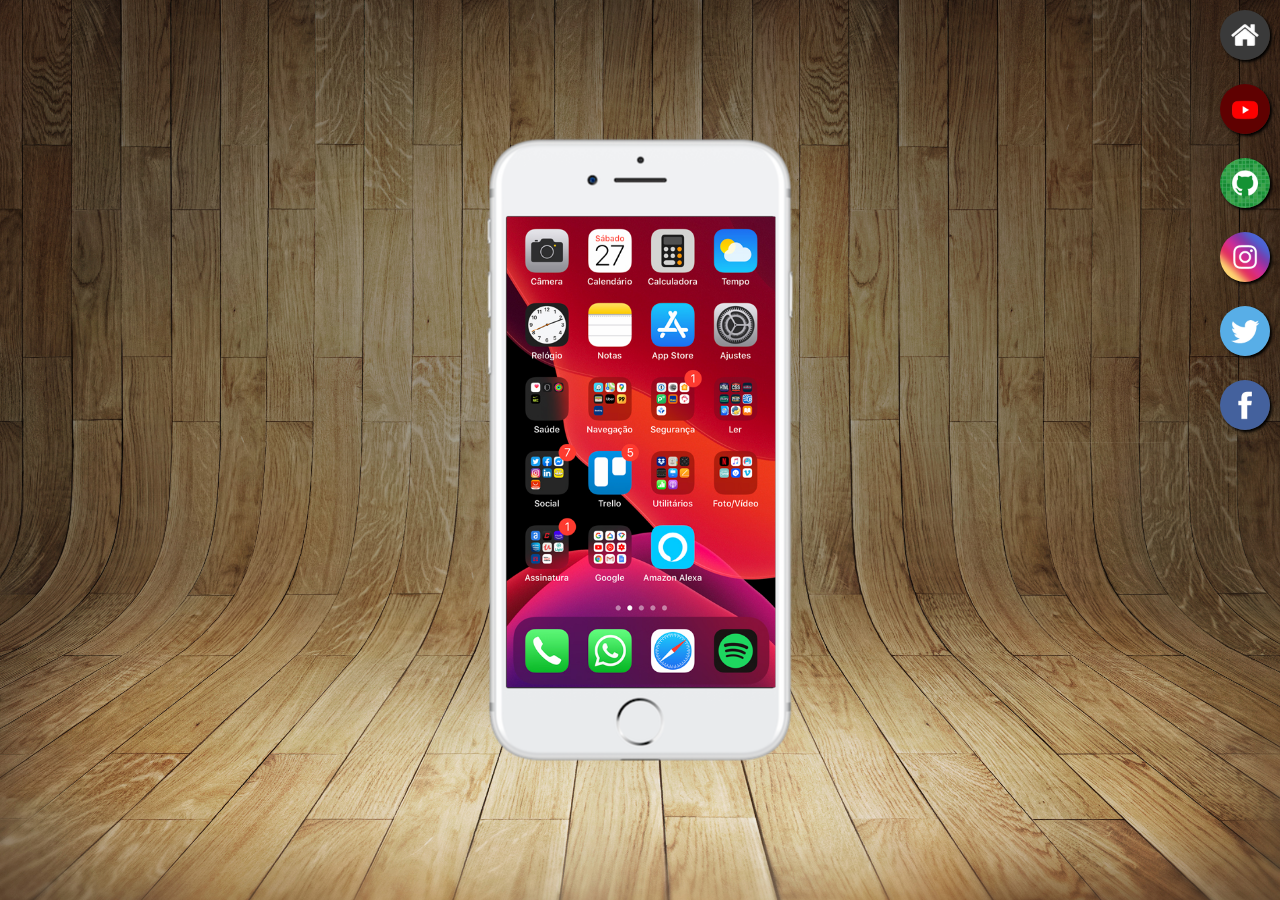
<file: index.html>
<!DOCTYPE html>
<html lang="en">
<head>
    <meta charset="UTF-8">
    <meta http-equiv="X-UA-Compatible" content="IE=edge">
    <meta name="viewport" content="width=device-width, initial-scale=1.0">
    <link rel="shortcut icon" href="favicon.ico" type="image/x-icon">
    <link rel="stylesheet" href="estilos/style.css">
    <title>Projeto Redes Sociais</title>

</head>
<body>

    <main>

        <section id="iphone">
            <iframe src="home.html" name="tela" id="tela" frameborder="0">
                O seu navegador nao é compativel com isso.

            </iframe>
        </section>

        <section id="redes">
                <a href="home.html" target="tela">
                <img src="imagens/logo-home.jpg" alt="Home">
                </a> <br>
                <a href="youtube.html" target="tela"  >
                    <img src="imagens/logo-youtube.jpg" alt="Youtube">
                </a><br>
                <a href="github.html" target="tela">
                    <img src="imagens/logo-github.jpg" alt="GitHub">
                </a><br>
                <a href="instagram.html" target="tela">
                    <img src="imagens/logo-instagram.jpg" alt="Instagram">
                </a><br>
                <a href="twitter.html" target="tela">
                    <img src="imagens/logo-twitter.jpg" alt="Twitter">
                </a><br>
                <a href="facebook.html" target="tela">
                    <img src="imagens/logo-facebook.jpg" alt="Facebook">
                </a><br>
        </section>

    </main>

   
    
</body>
</html>
</file>
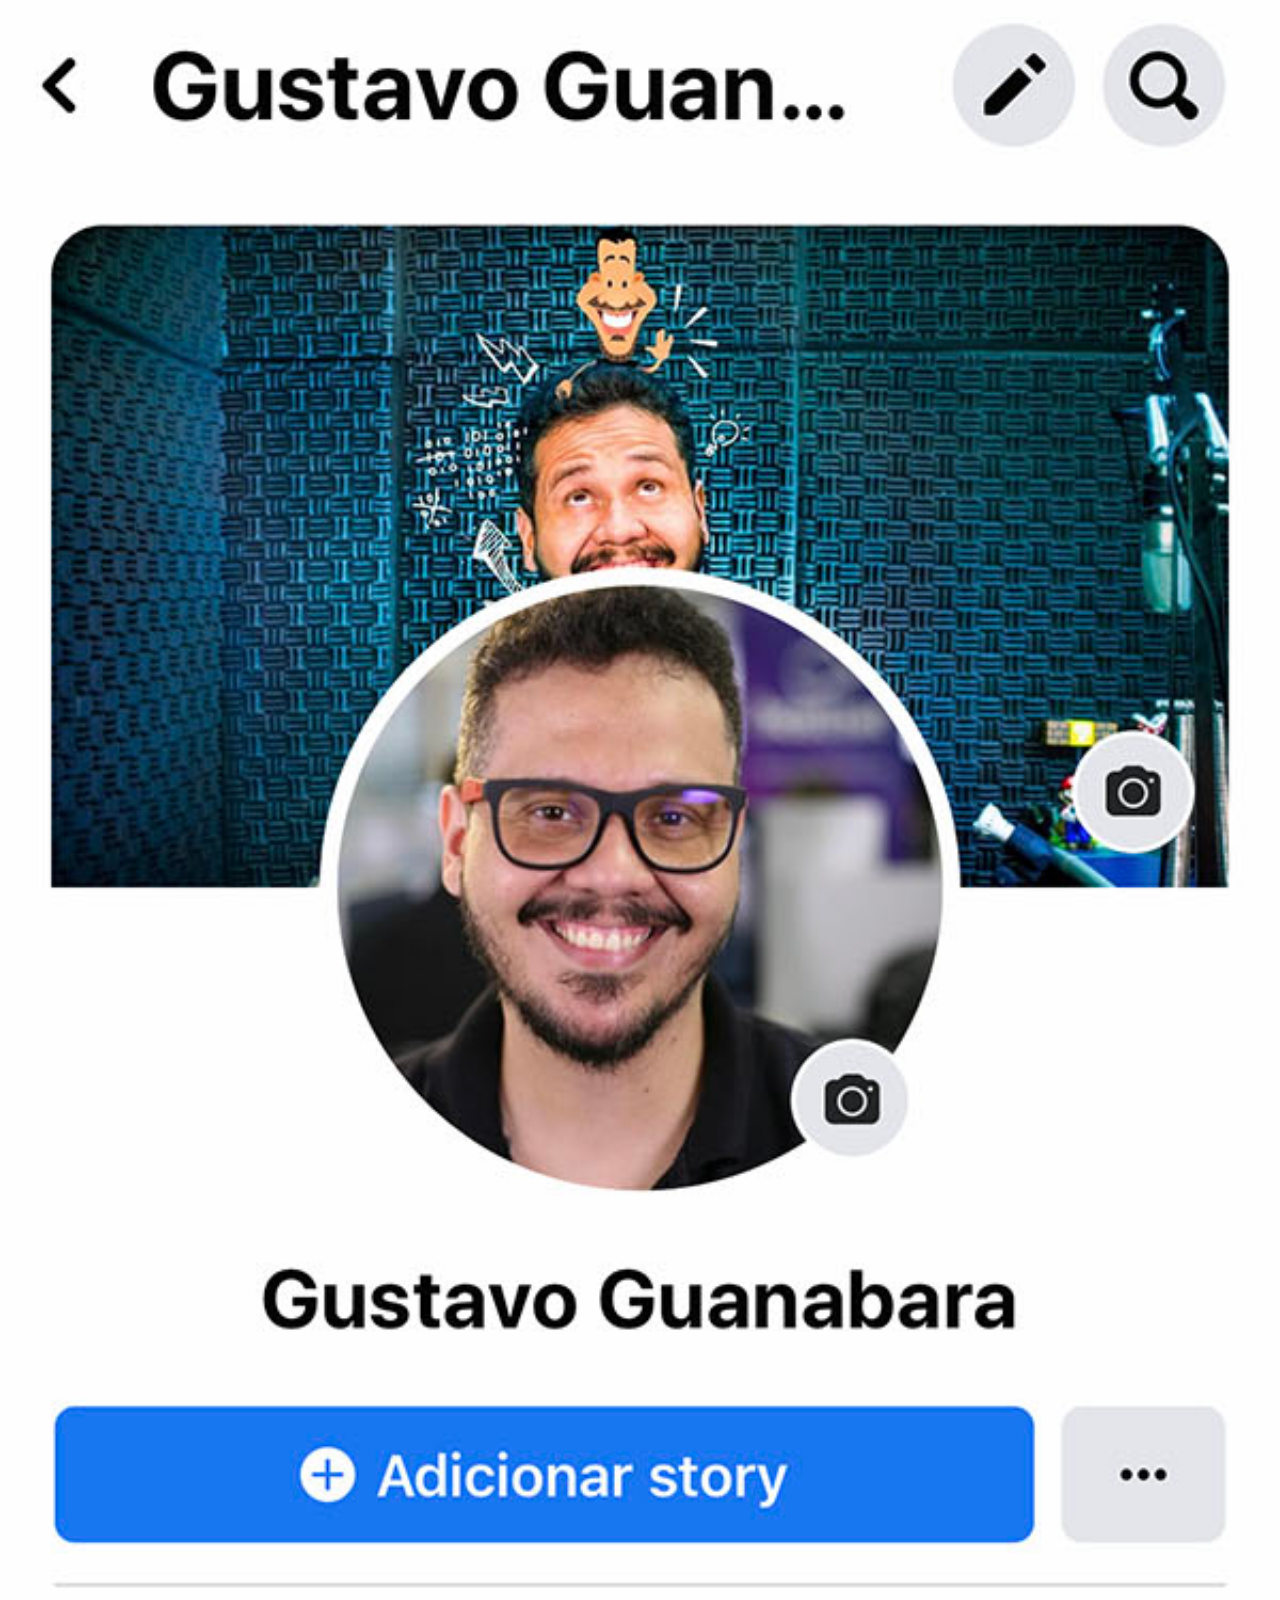
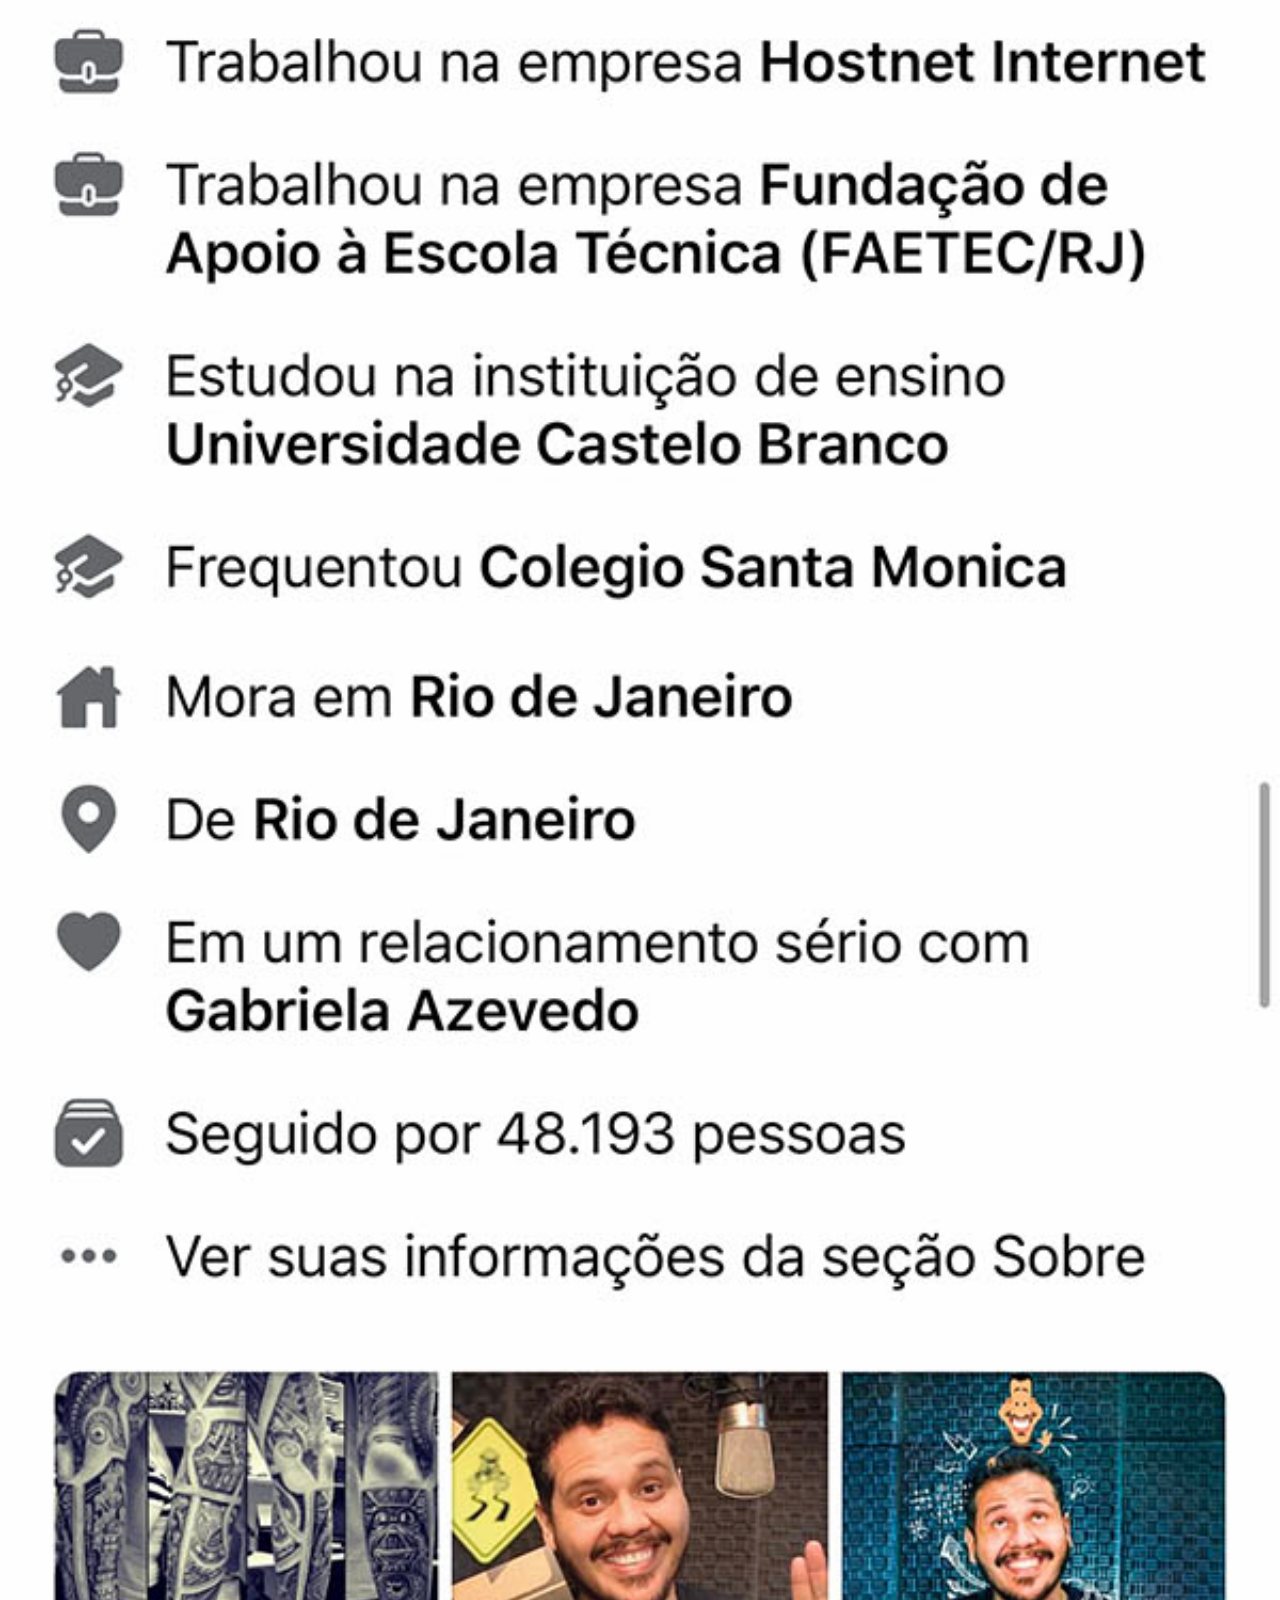
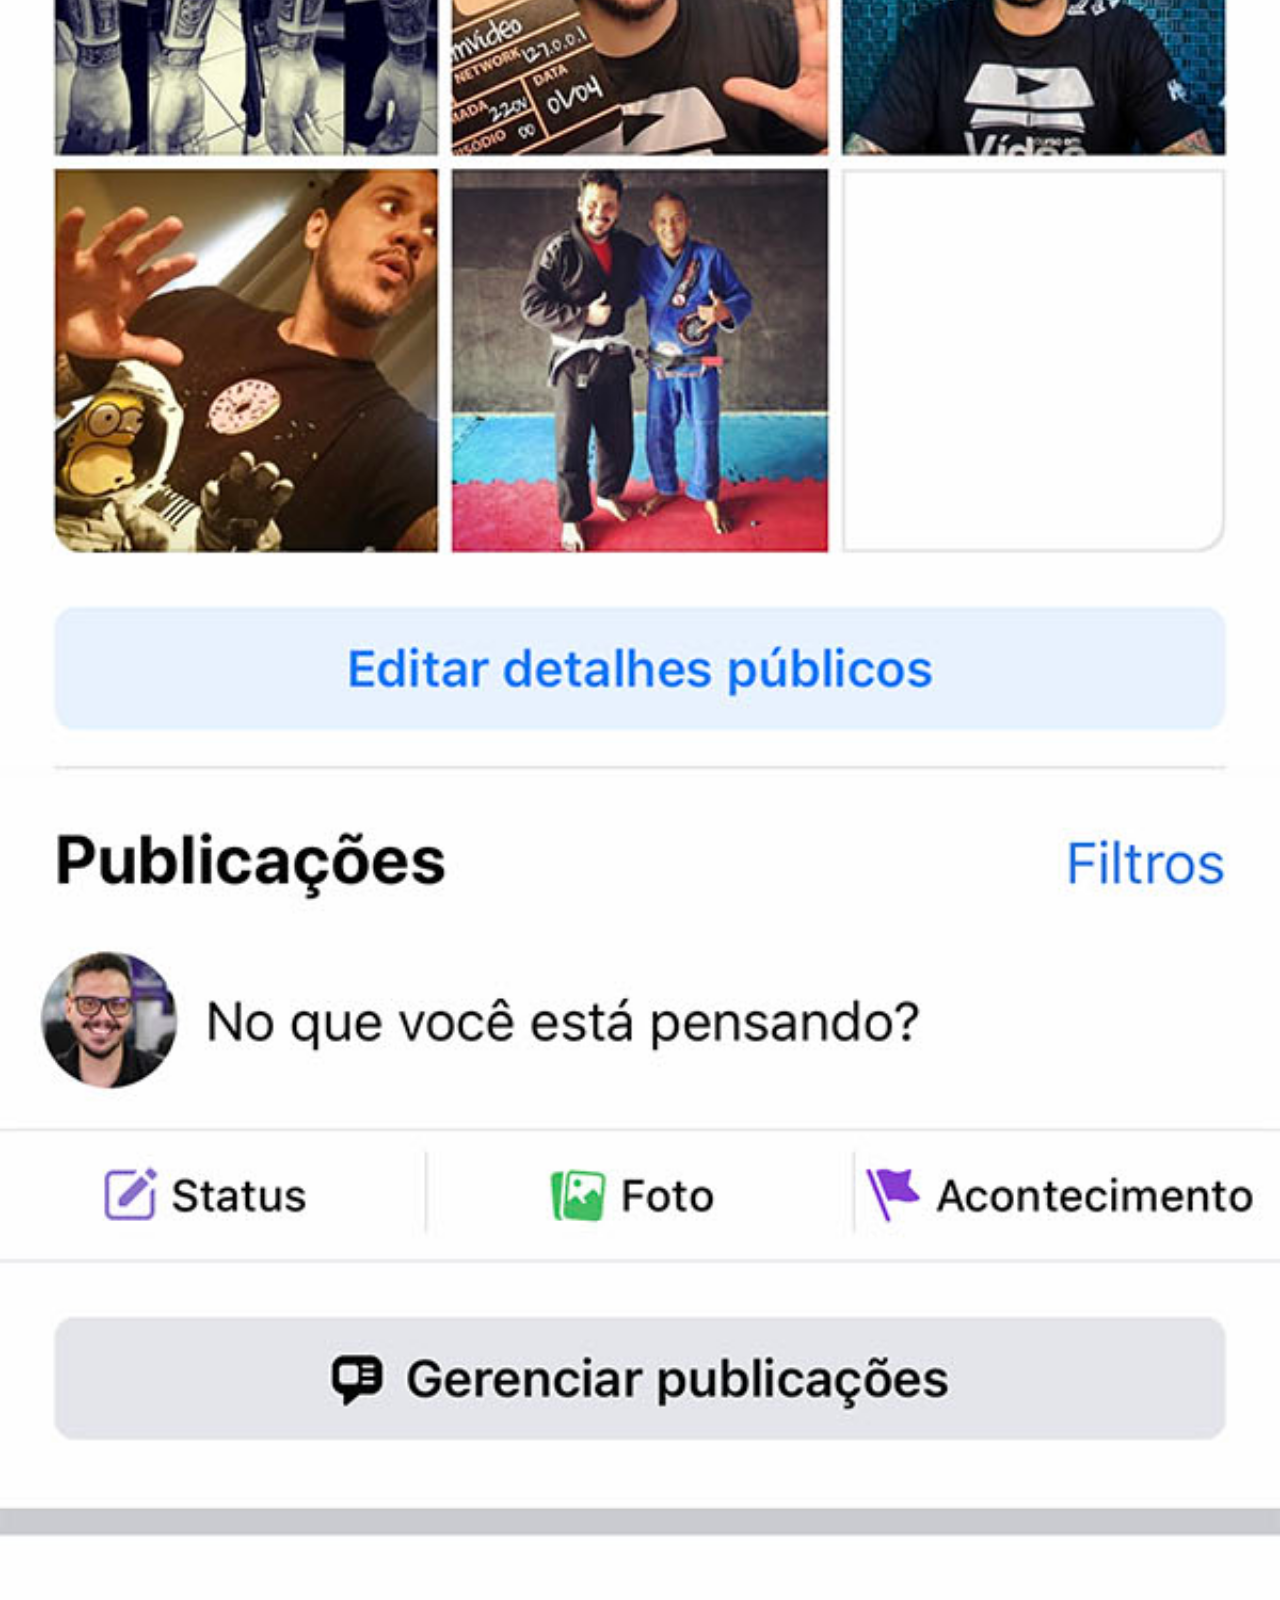
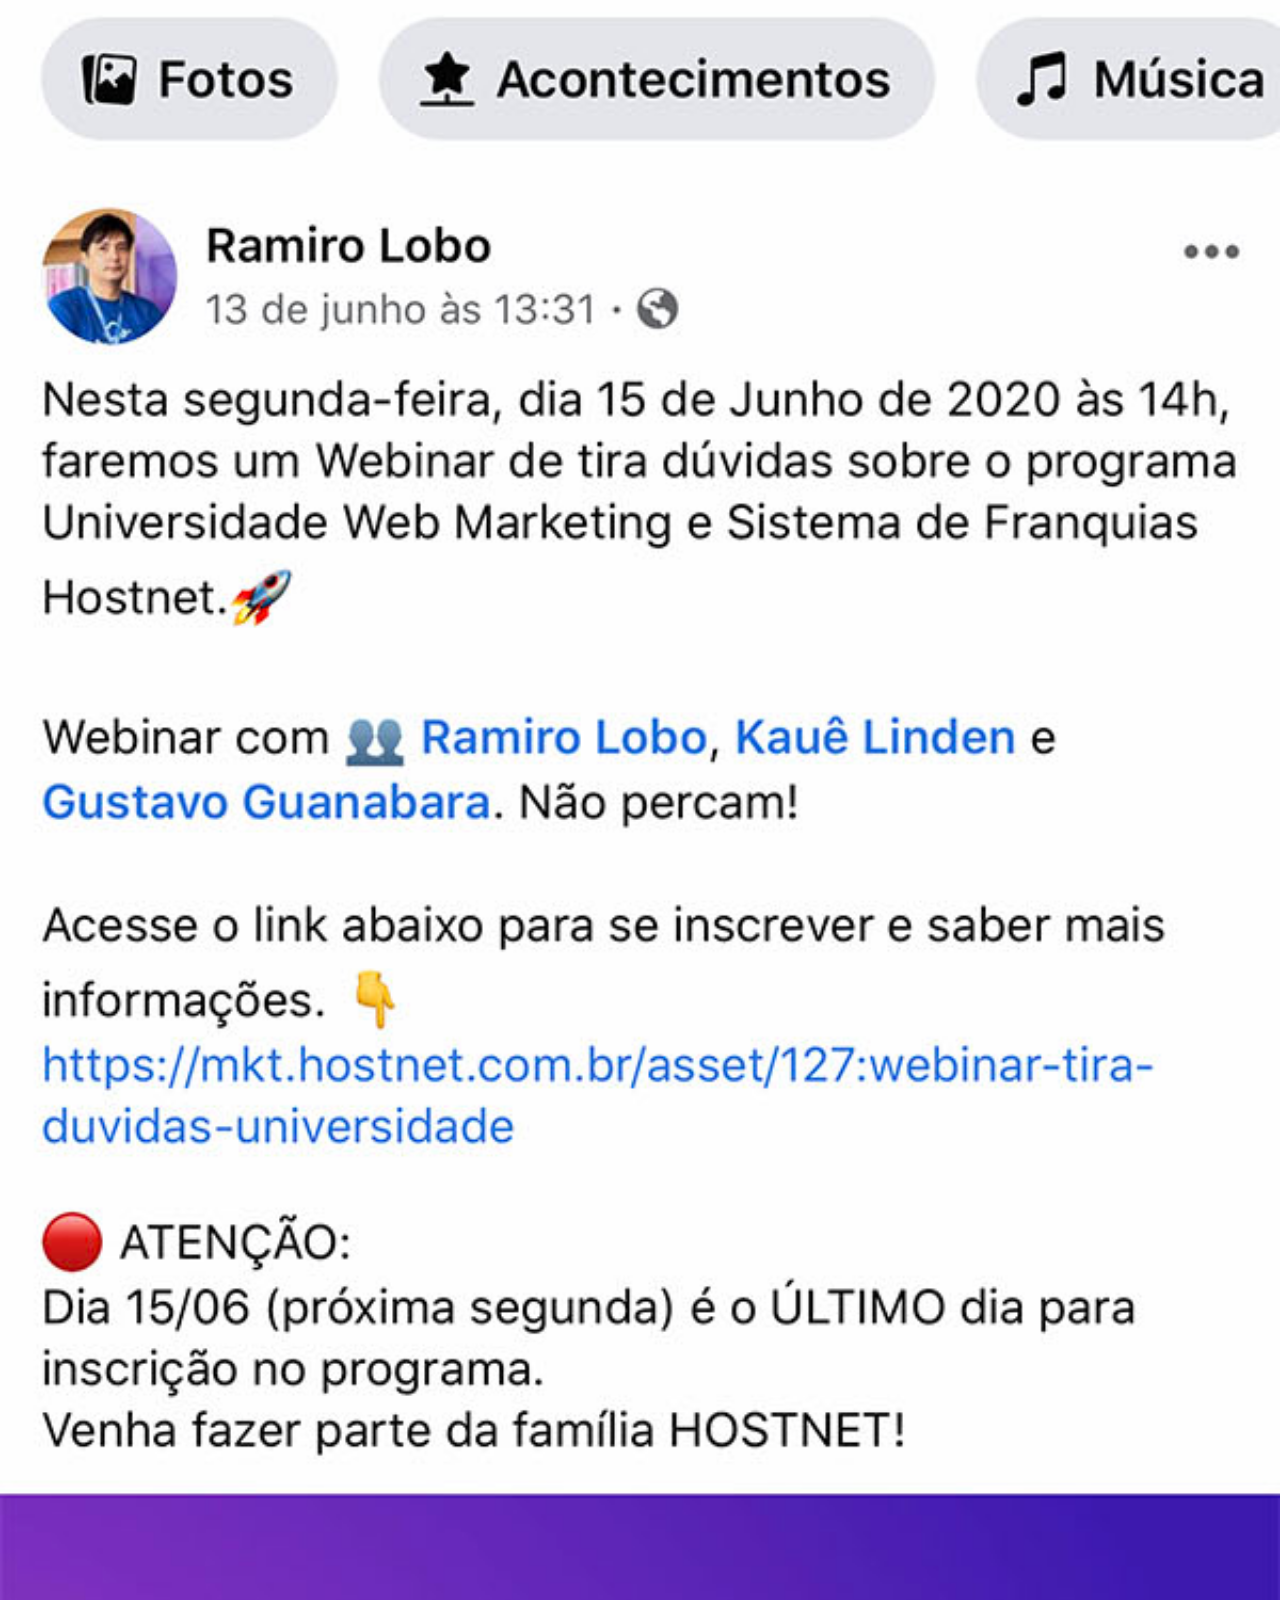
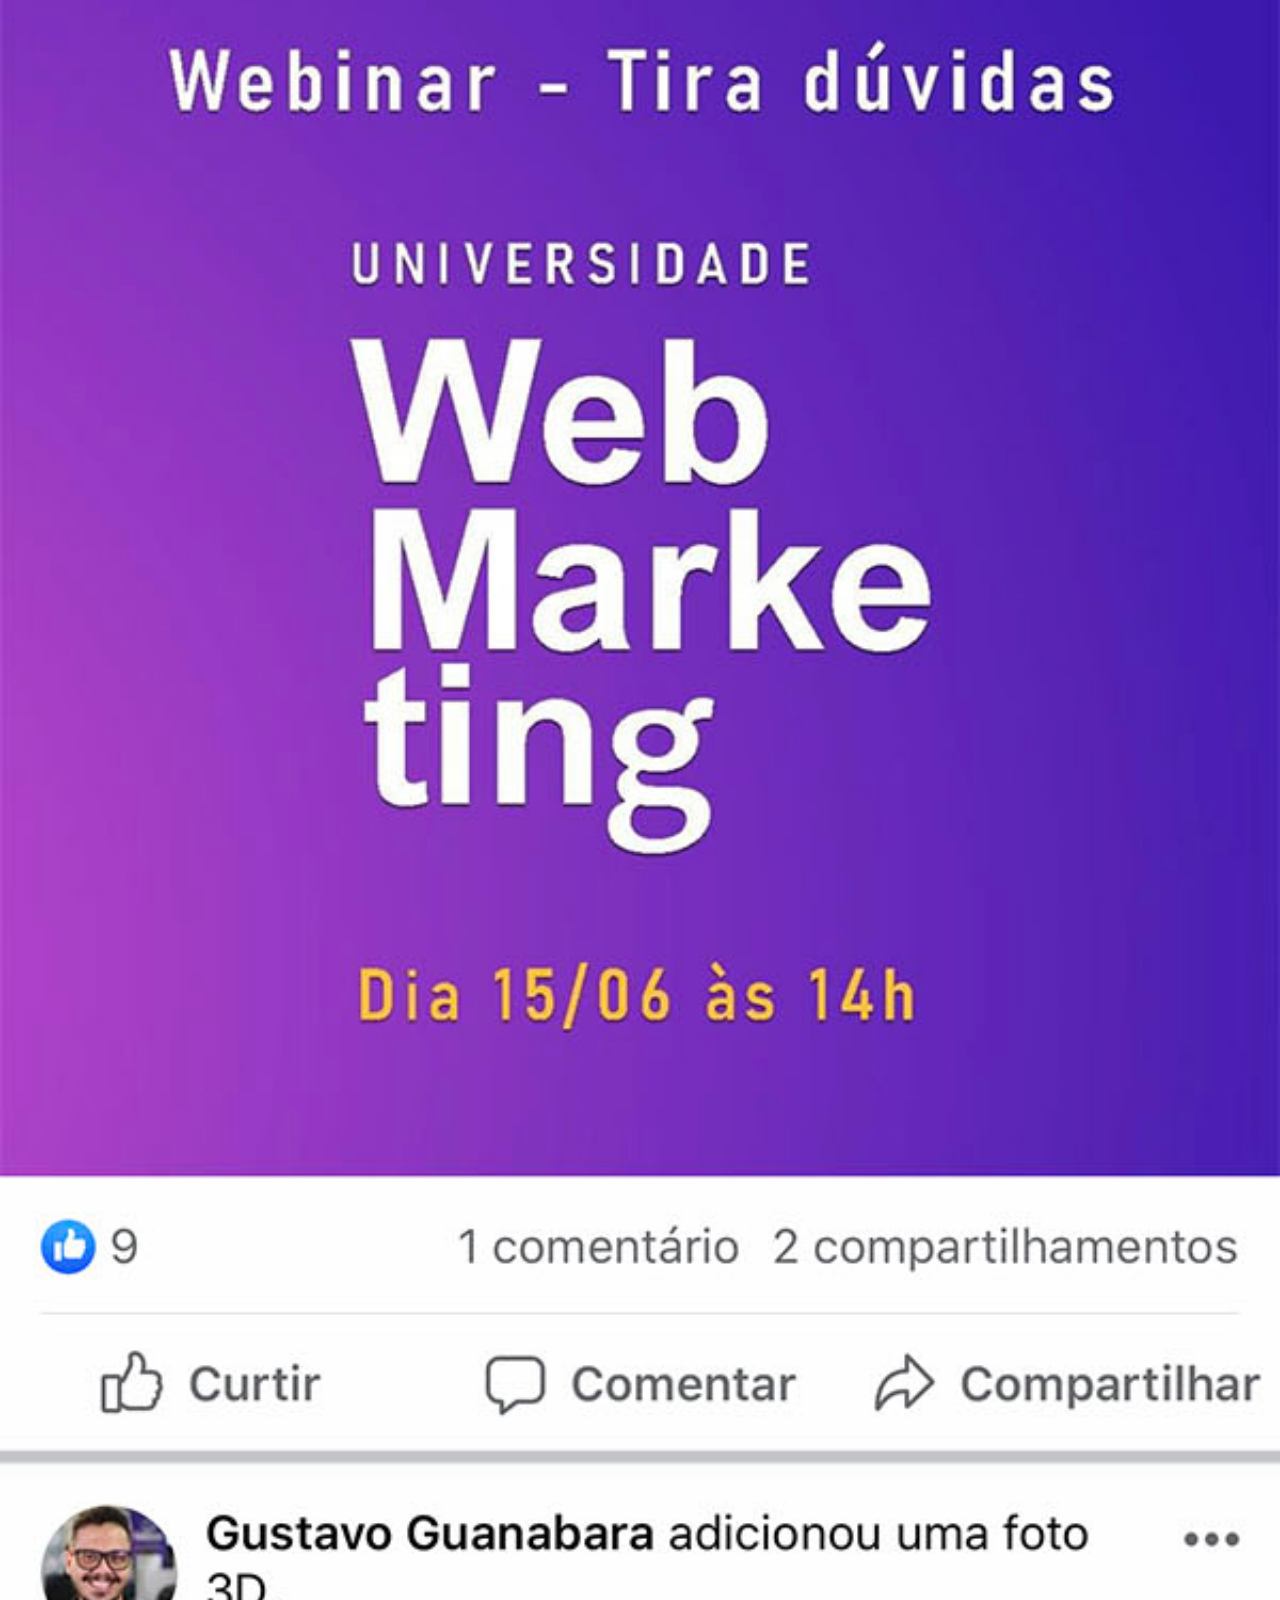
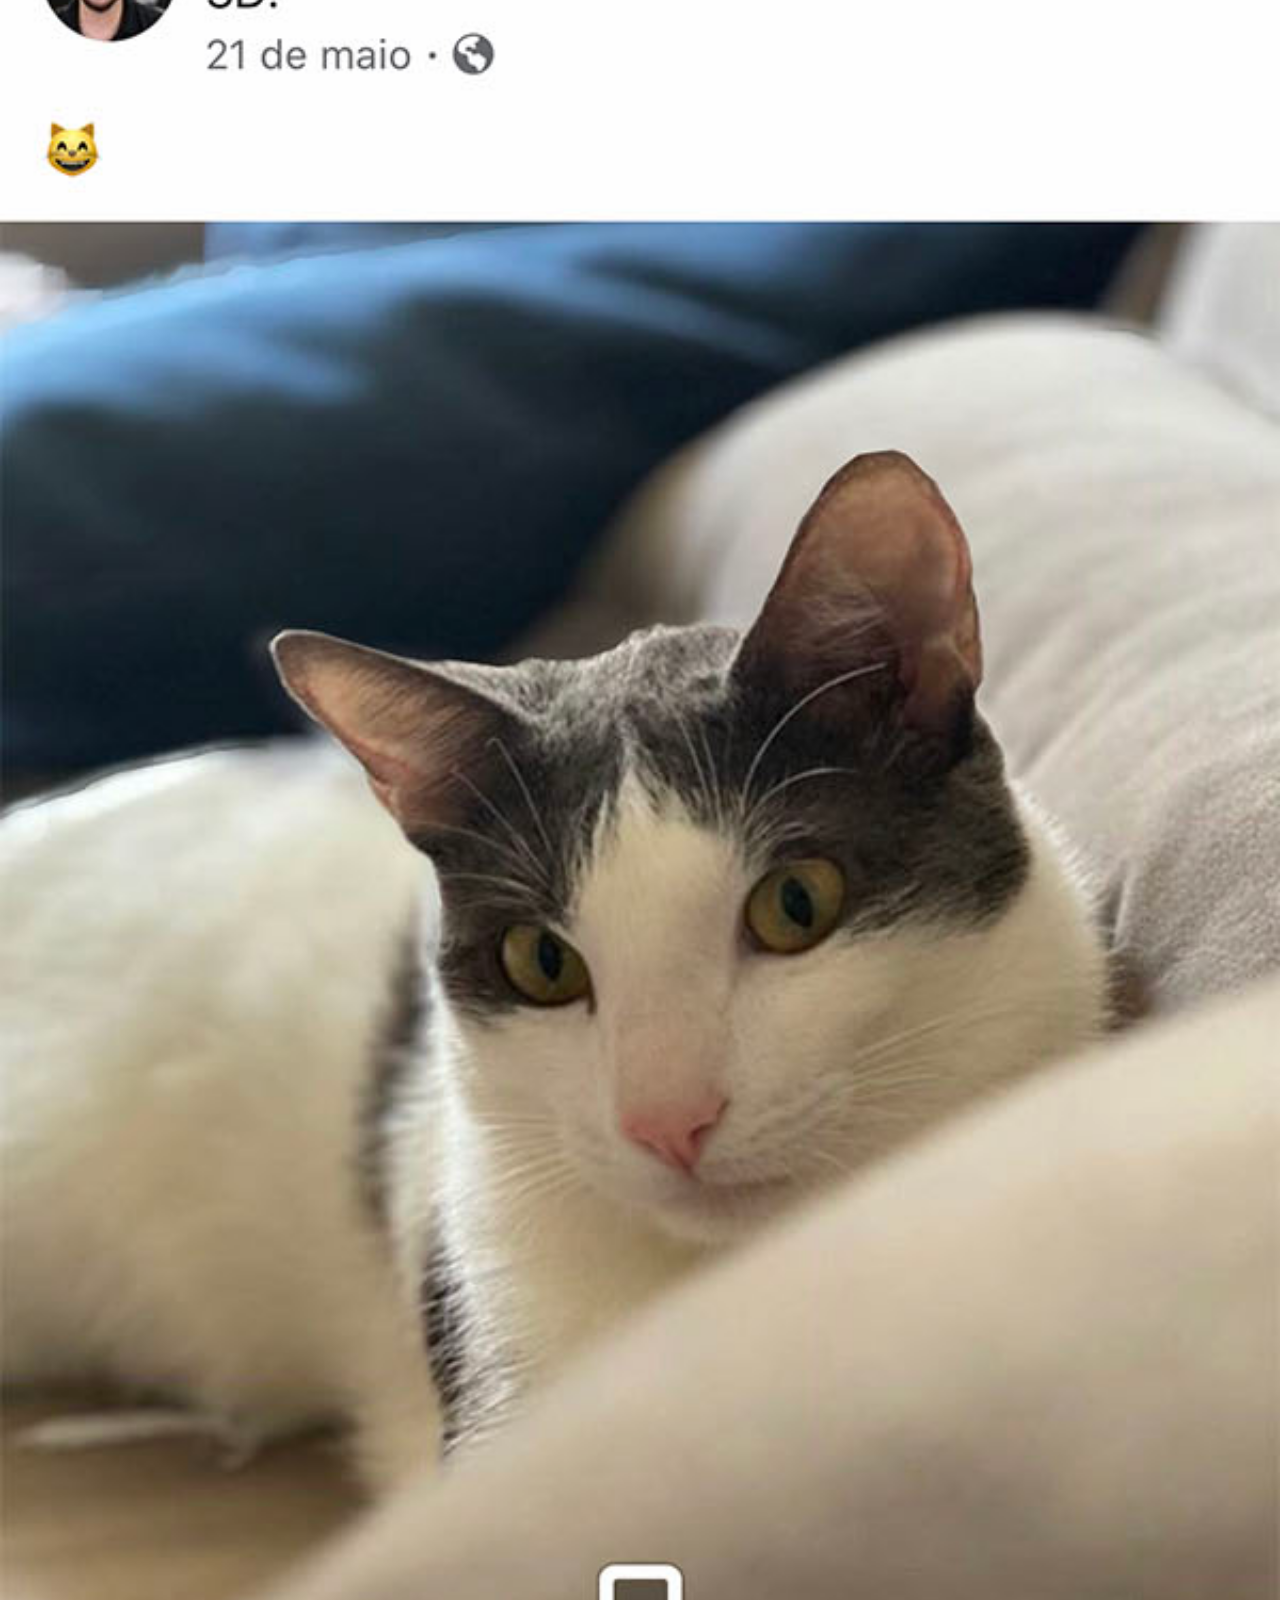
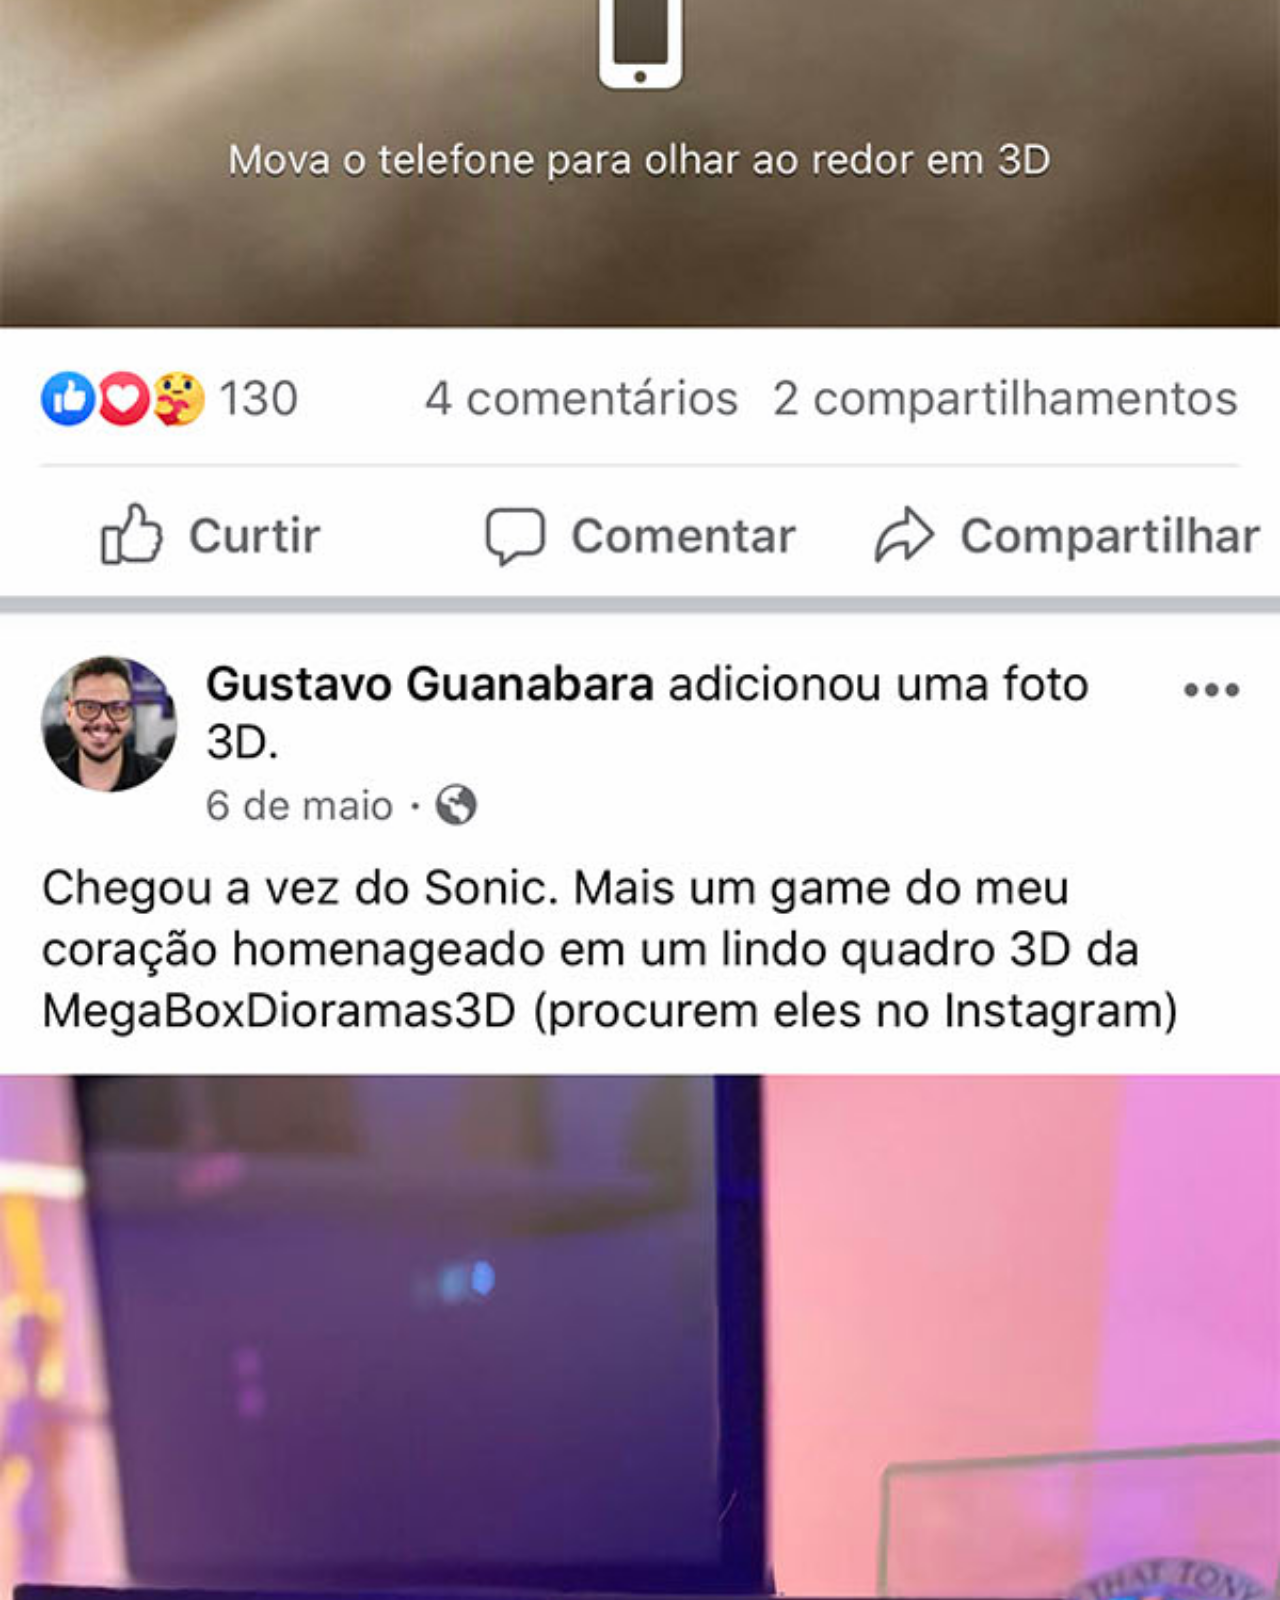
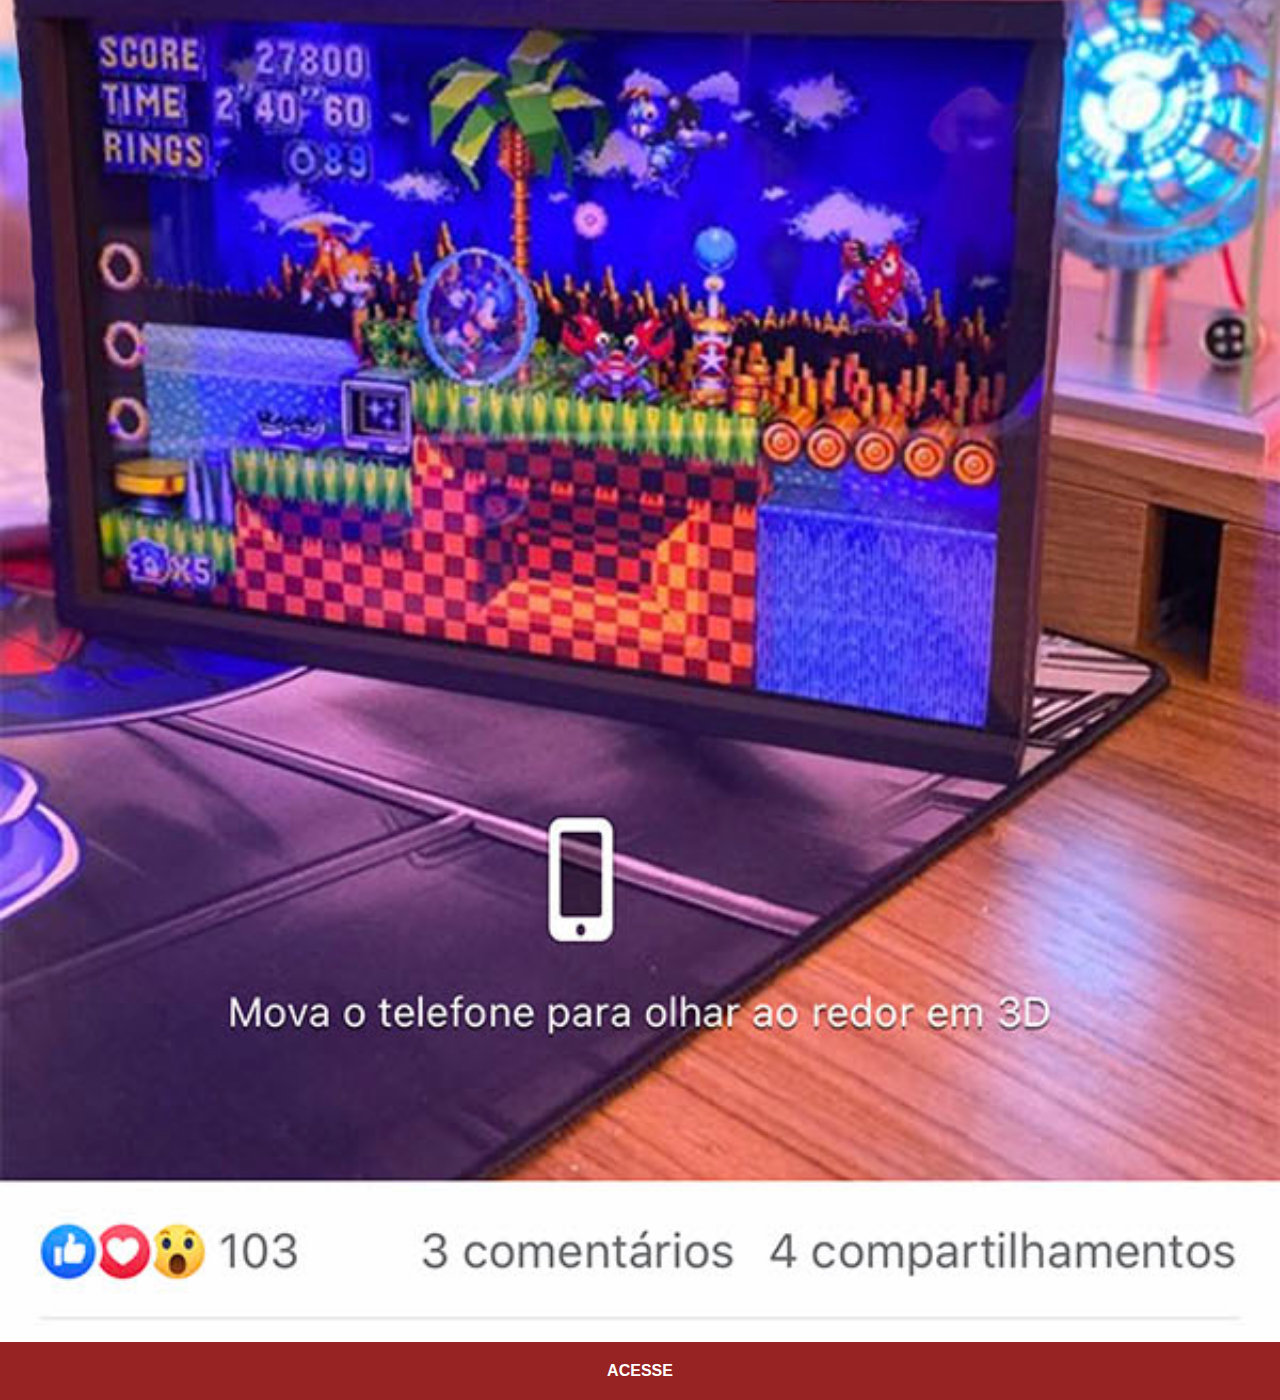
<file: facebook.html>
<!DOCTYPE html>
<html lang="en">
<head>
    <meta charset="UTF-8">
    <meta http-equiv="X-UA-Compatible" content="IE=edge">
    <meta name="viewport" content="width=device-width, initial-scale=1.0">
    <link rel="stylesheet" href="estilos/social.css">
    <title>Facebook</title>
</head>
<body>
    <img src="imagens/tela-facebook.jpg" alt="Facebook"> </img>

    <a href="https://pt-pt.facebook.com/gustavoguanabara">ACESSE</a>
</body>
</html>
</file>
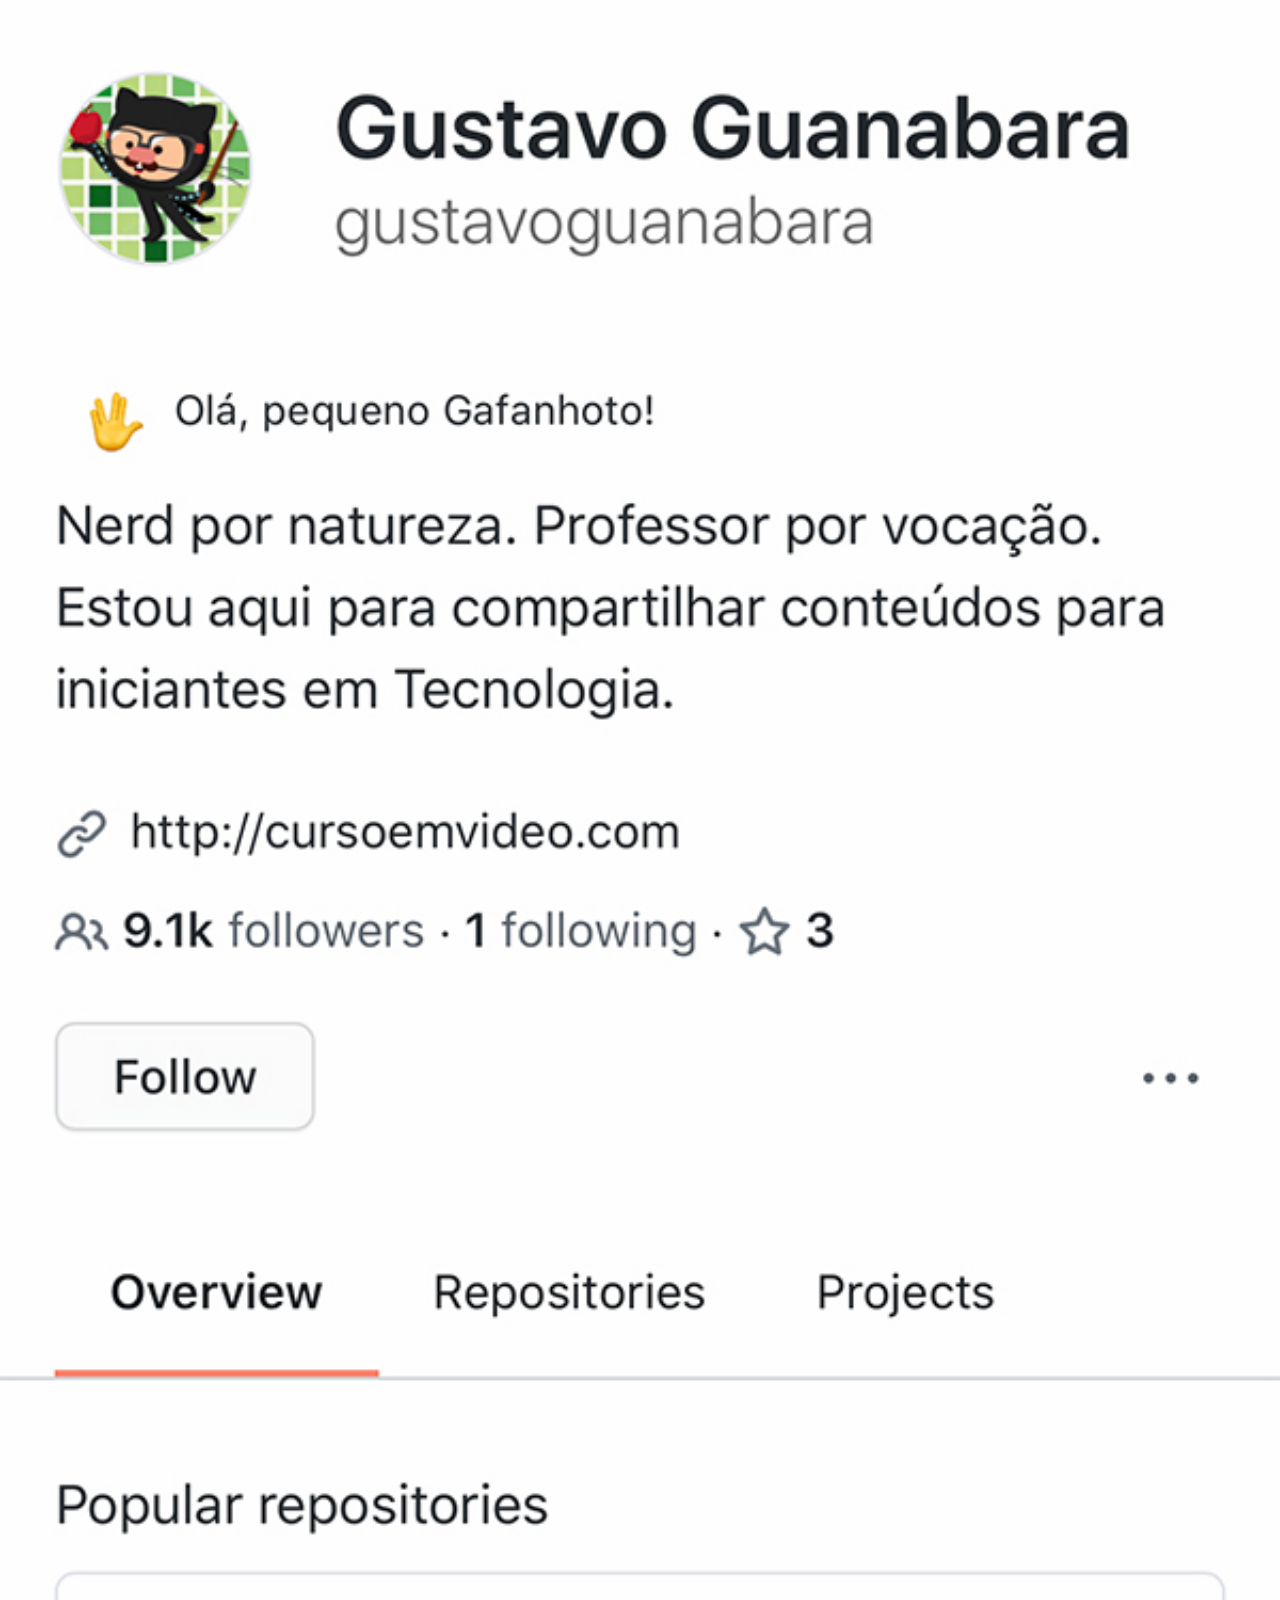
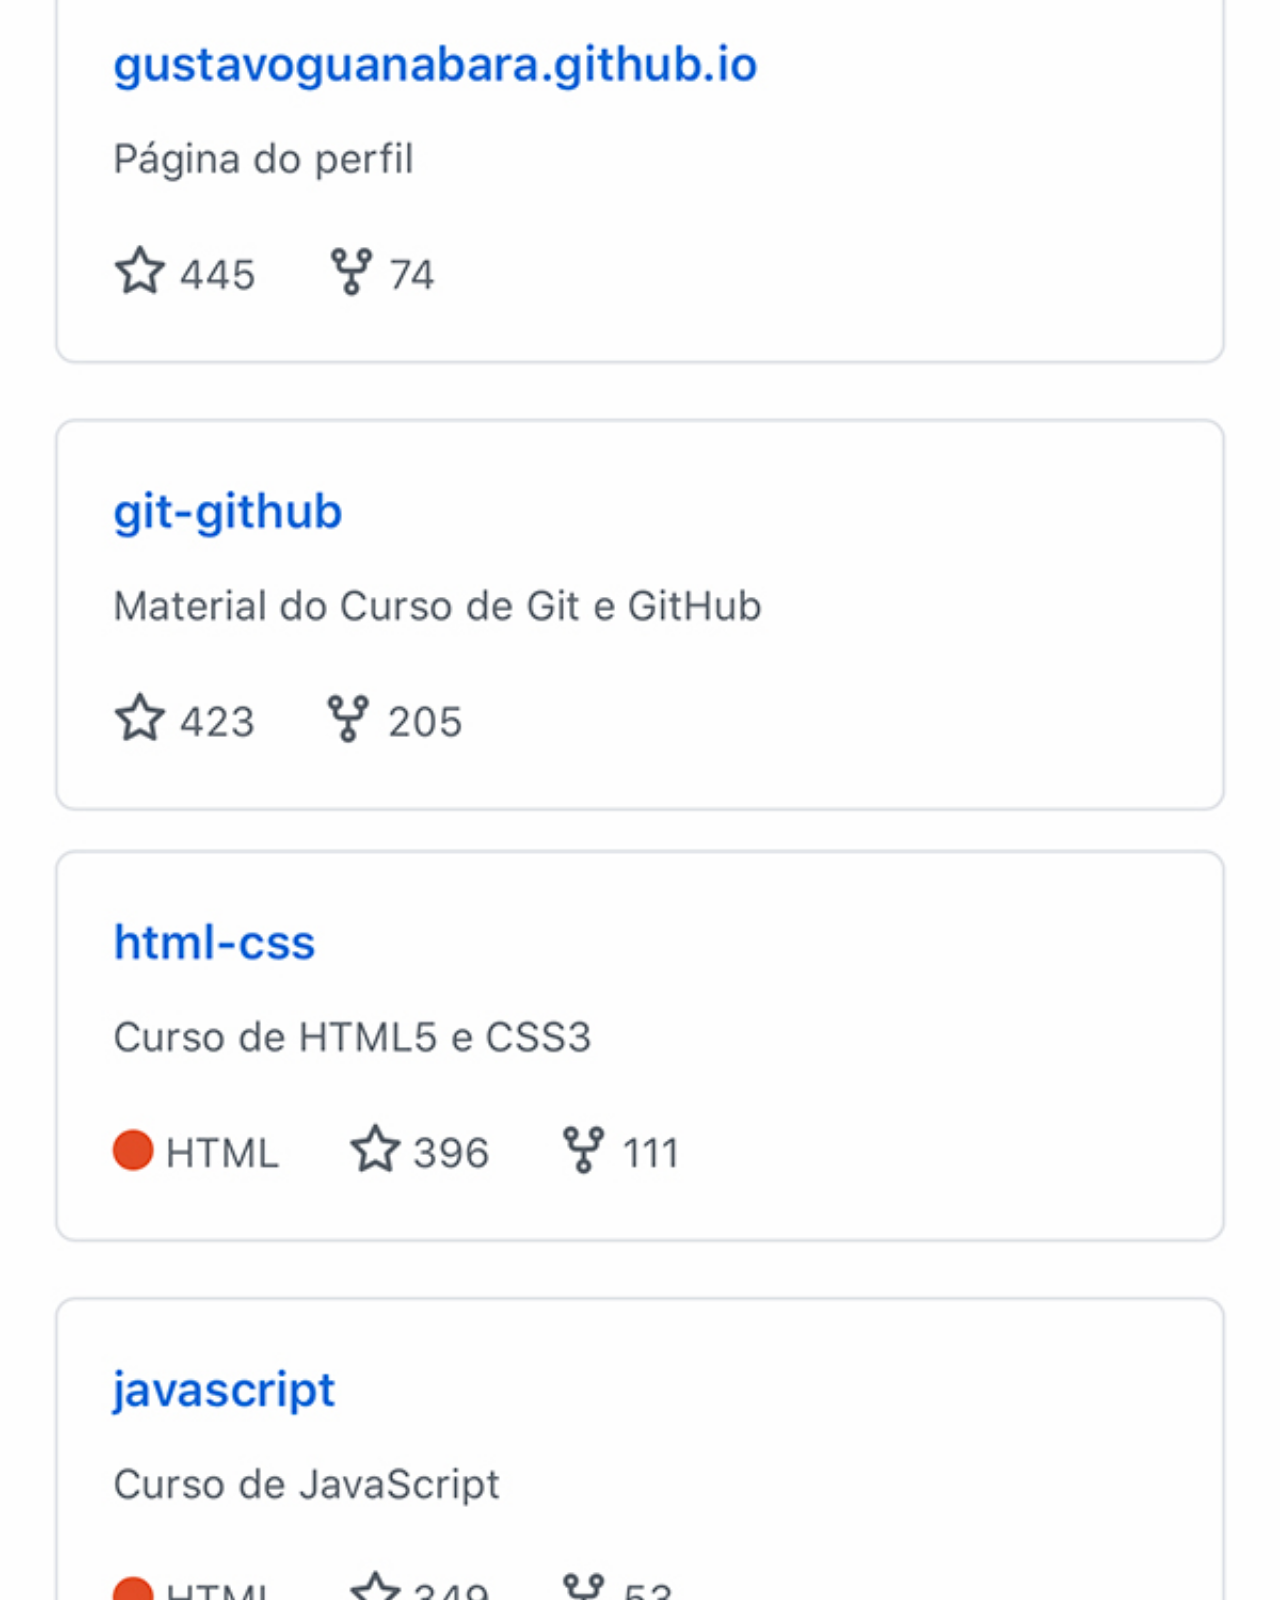
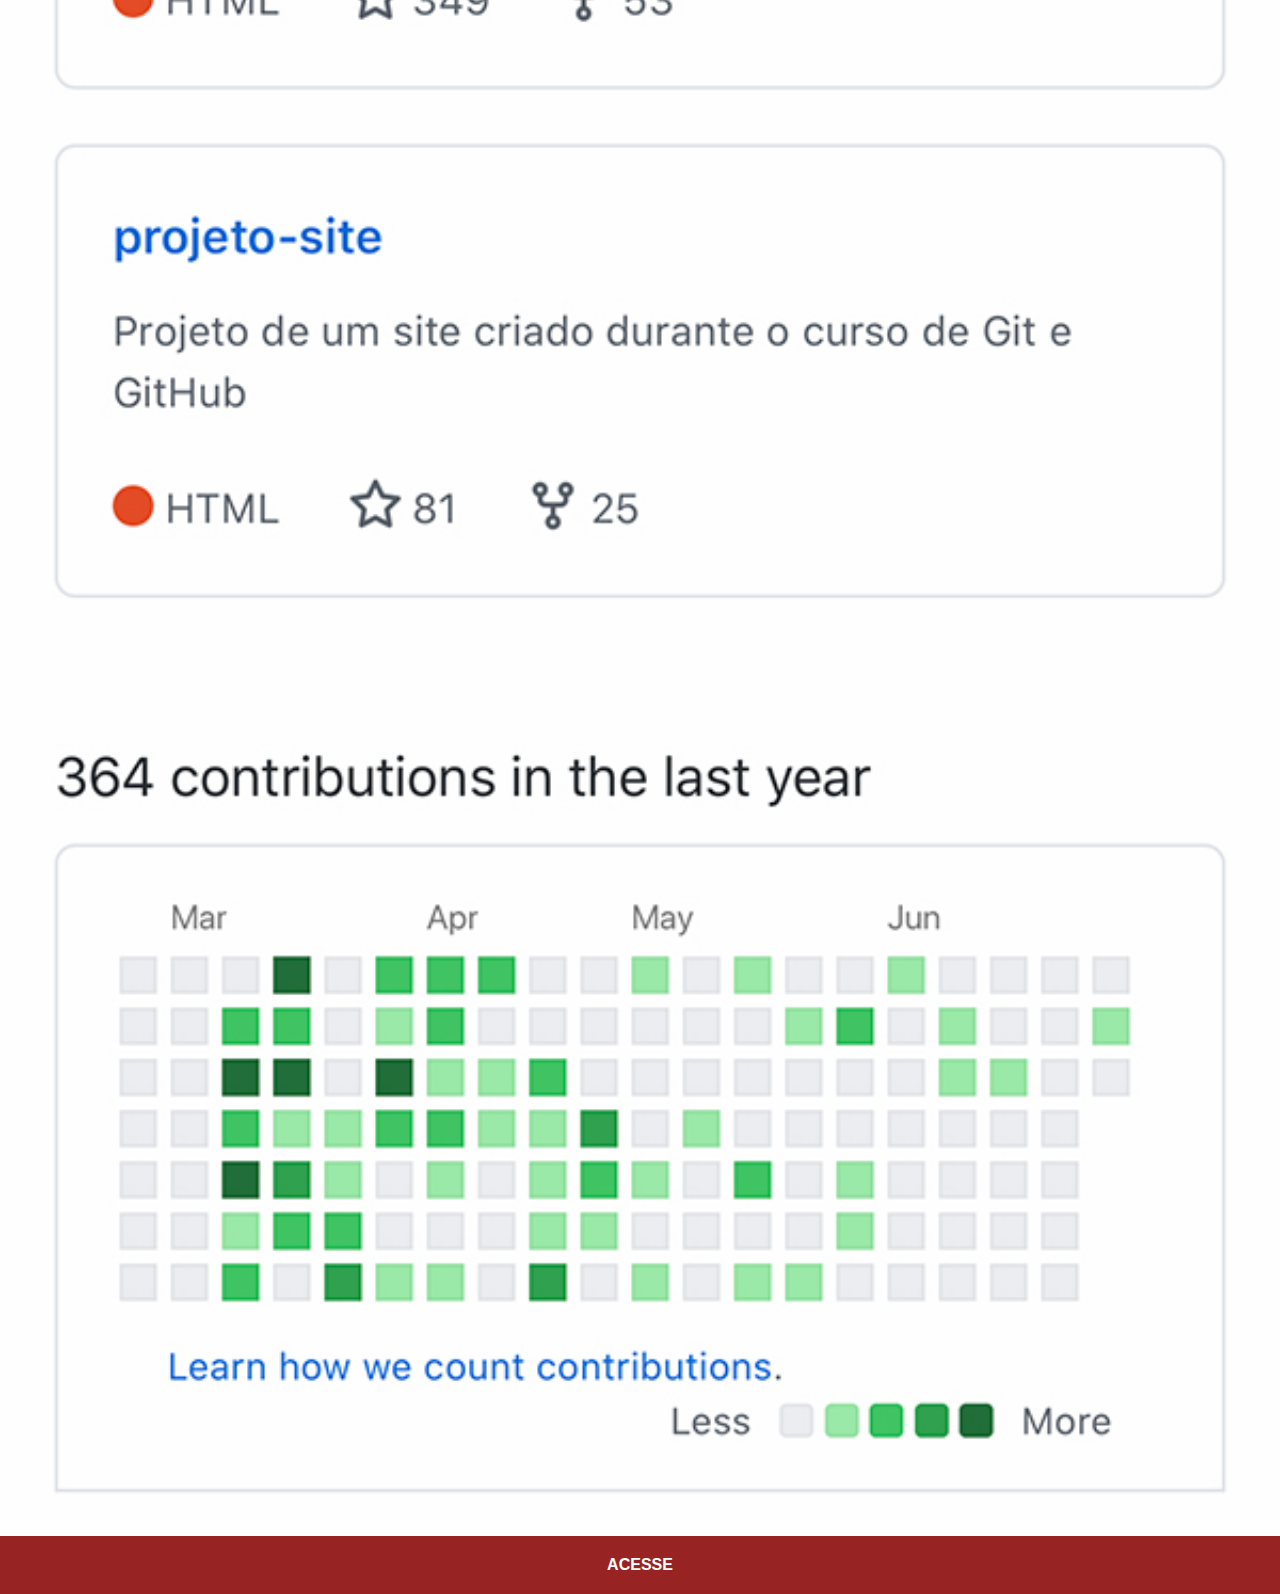
<file: github.html>
<!DOCTYPE html>
<html lang="en">
<head>
    <meta charset="UTF-8">
    <meta http-equiv="X-UA-Compatible" content="IE=edge">
    <meta name="viewport" content="width=device-width, initial-scale=1.0">
    <link rel="stylesheet" href="estilos/social.css">
    <title>Github</title>
</head>
<body>
    <img src="imagens/tela-github.jpg" alt="Github">

    <a href="https://github.com/professorguanabara/projeto-social/" target="_blank">ACESSE</a>
    
</body>
</html>
</file>
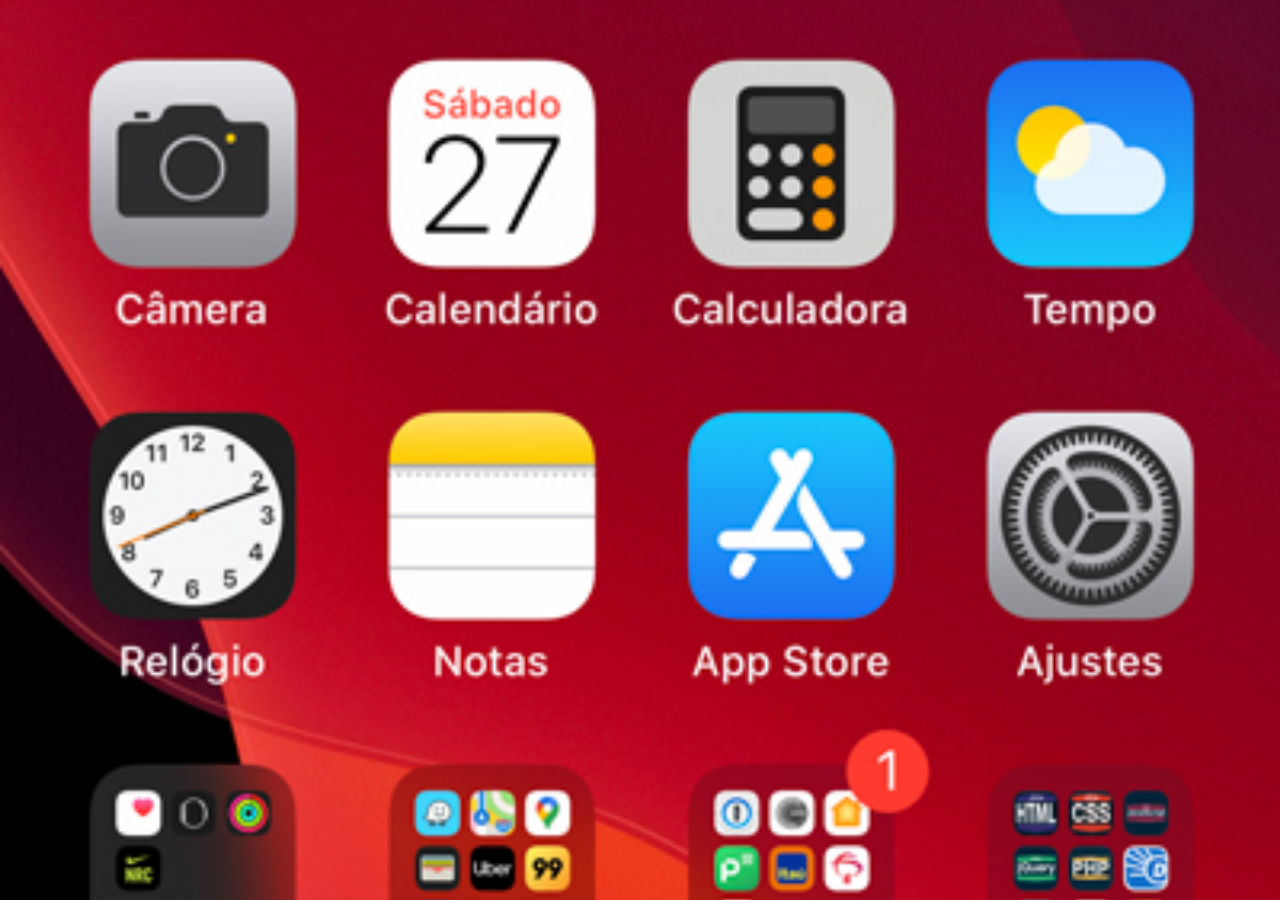
<file: home.html>
<!DOCTYPE html>
<html lang="en">
<head>
    <meta charset="UTF-8">
    <meta http-equiv="X-UA-Compatible" content="IE=edge">
    <meta name="viewport" content="width=device-width, initial-scale=1.0">
    <title>Home</title>
    <style>
        *{
            margin: 0px;
            padding: 0px;
        } 

        body{
            width: 100vw;
            height: 100vh;
            background: black url(imagens/tela-home.jpg) no-repeat top center;
            background-size: cover;
        }
         
    </style>
</head>
<body>
    
</body>
</html>
</file>
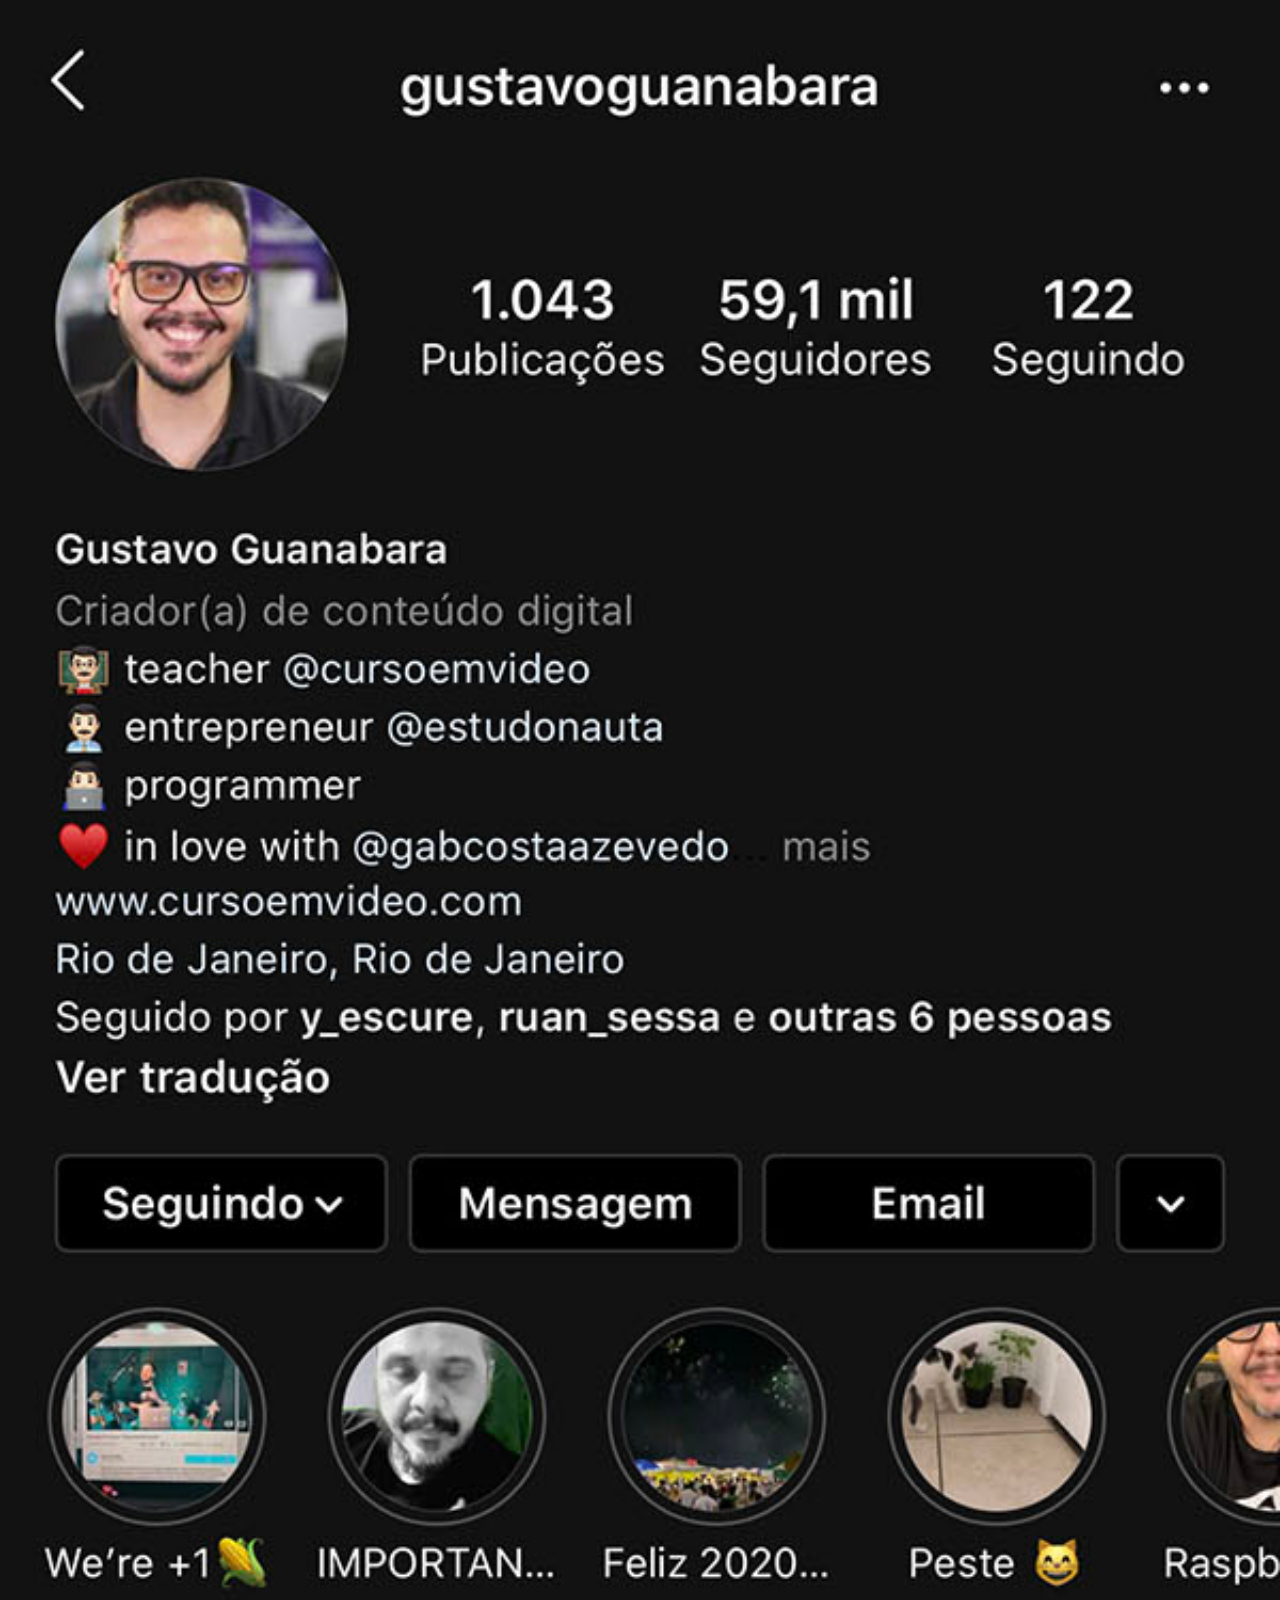
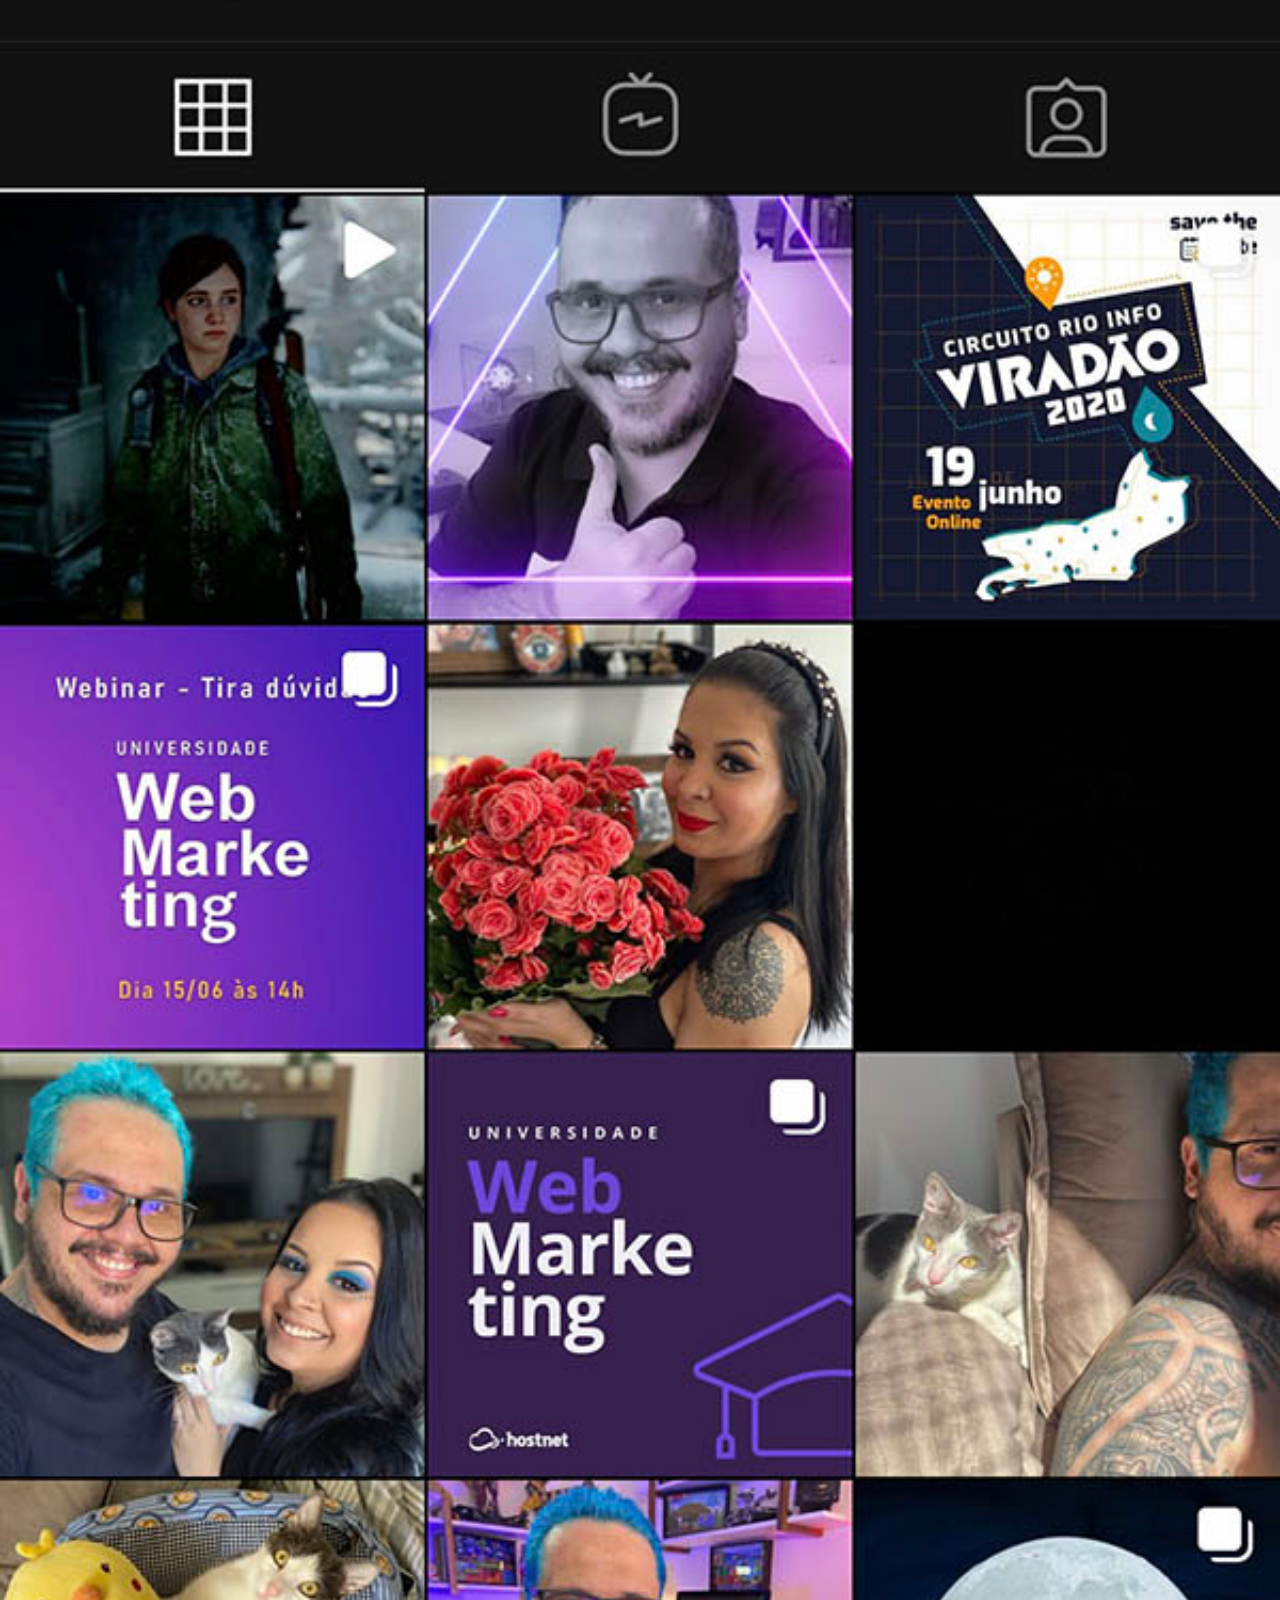
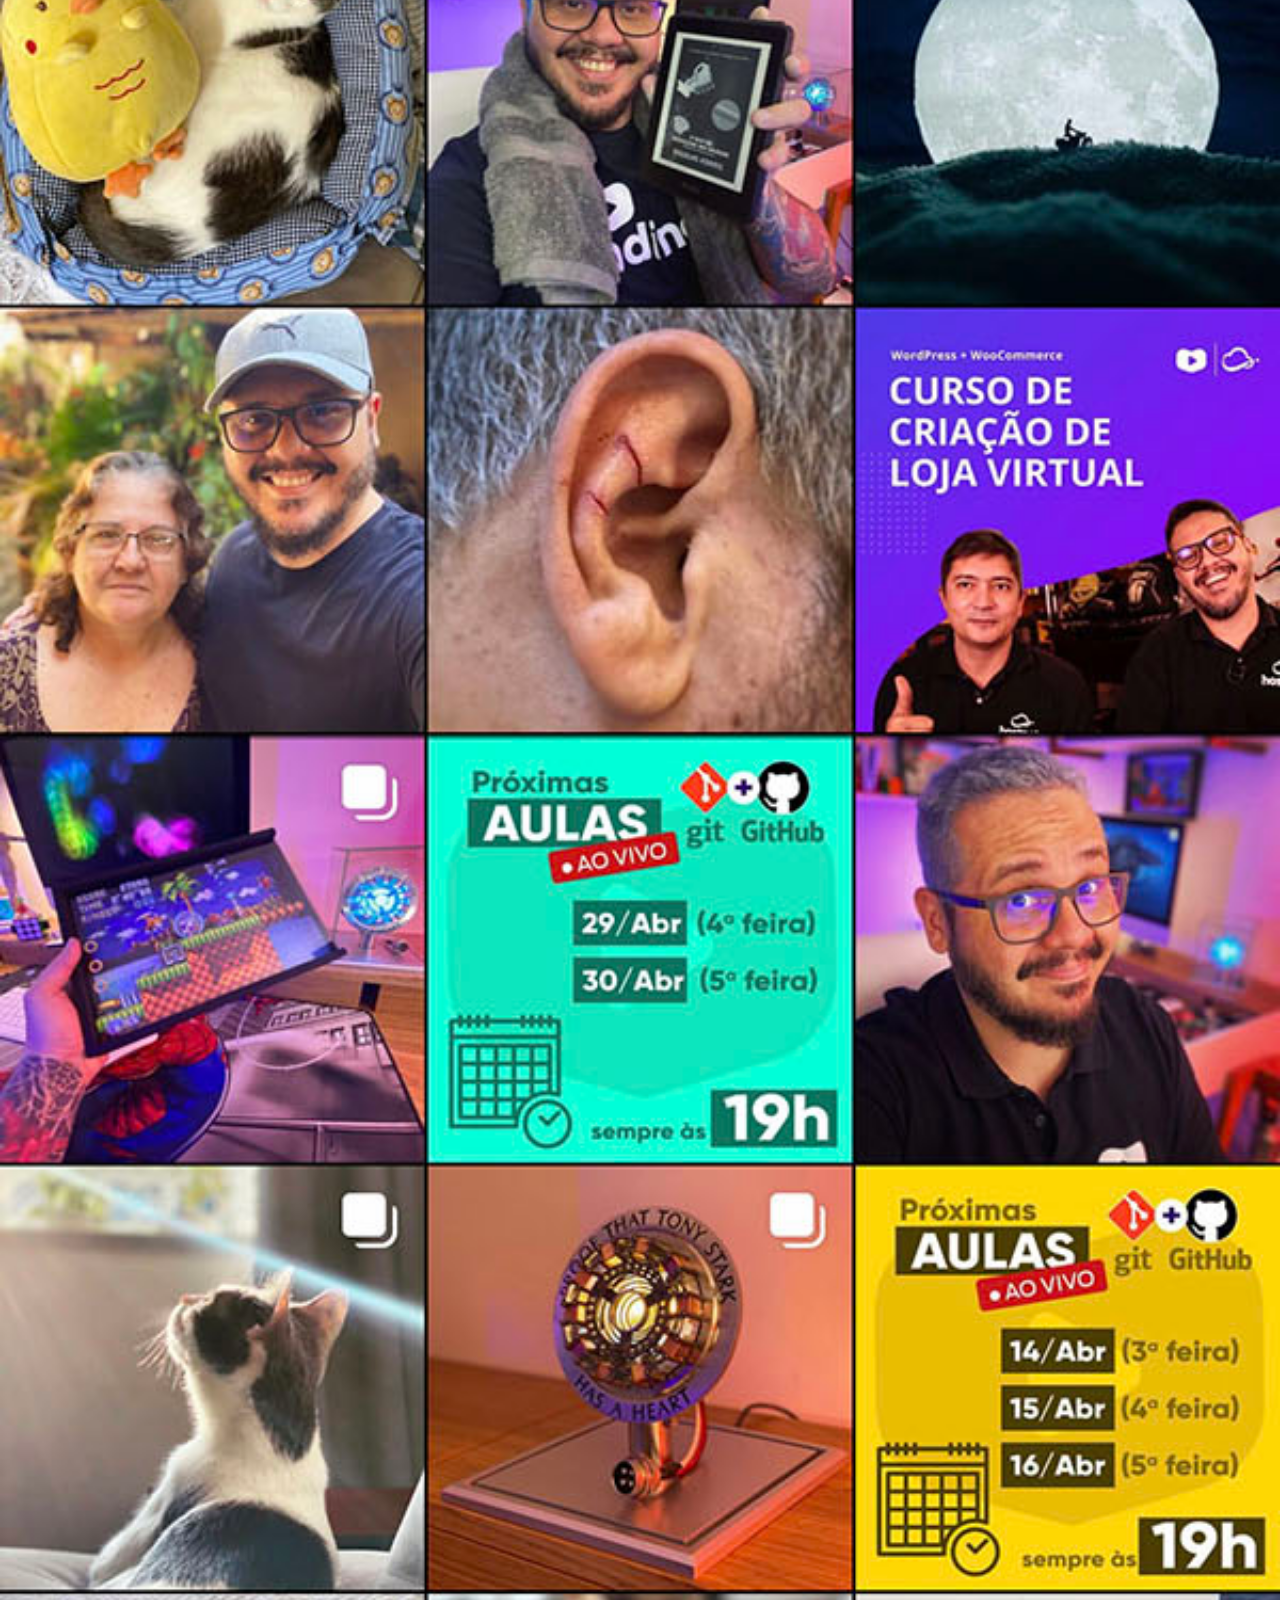
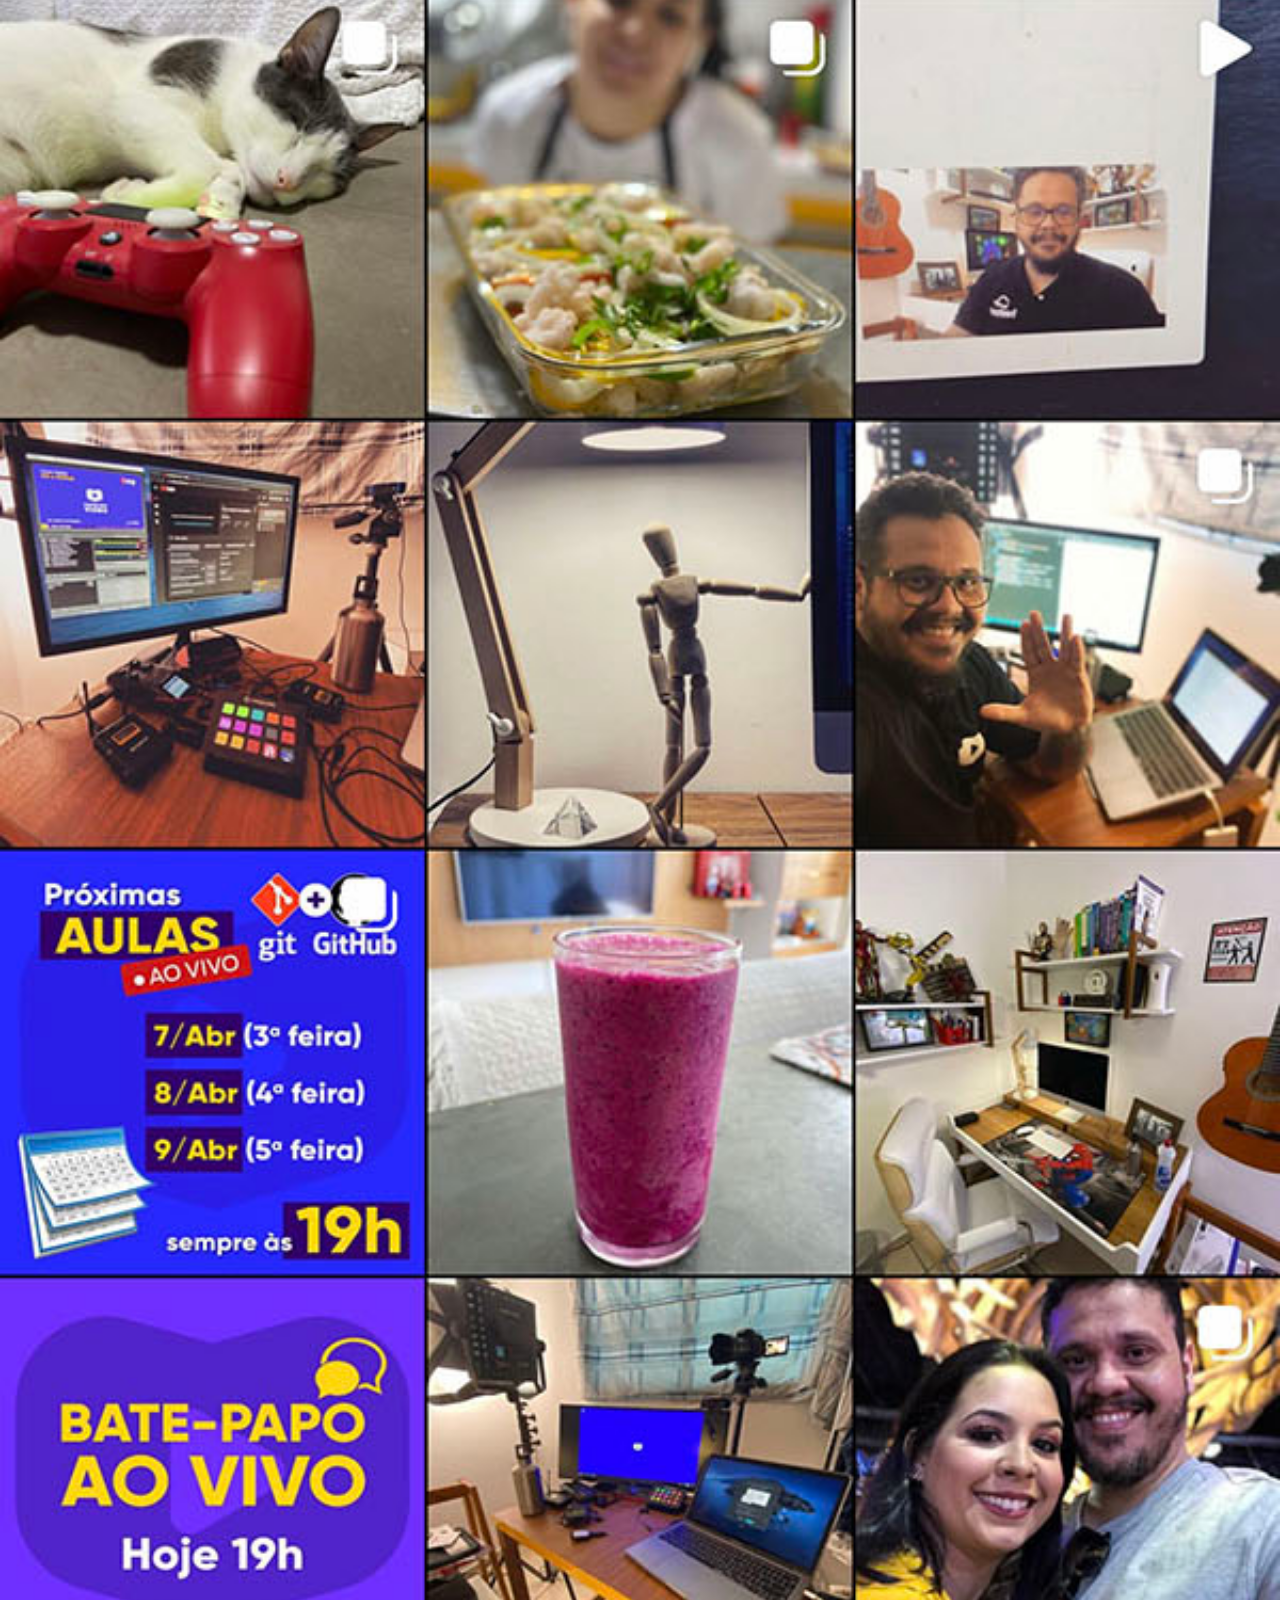
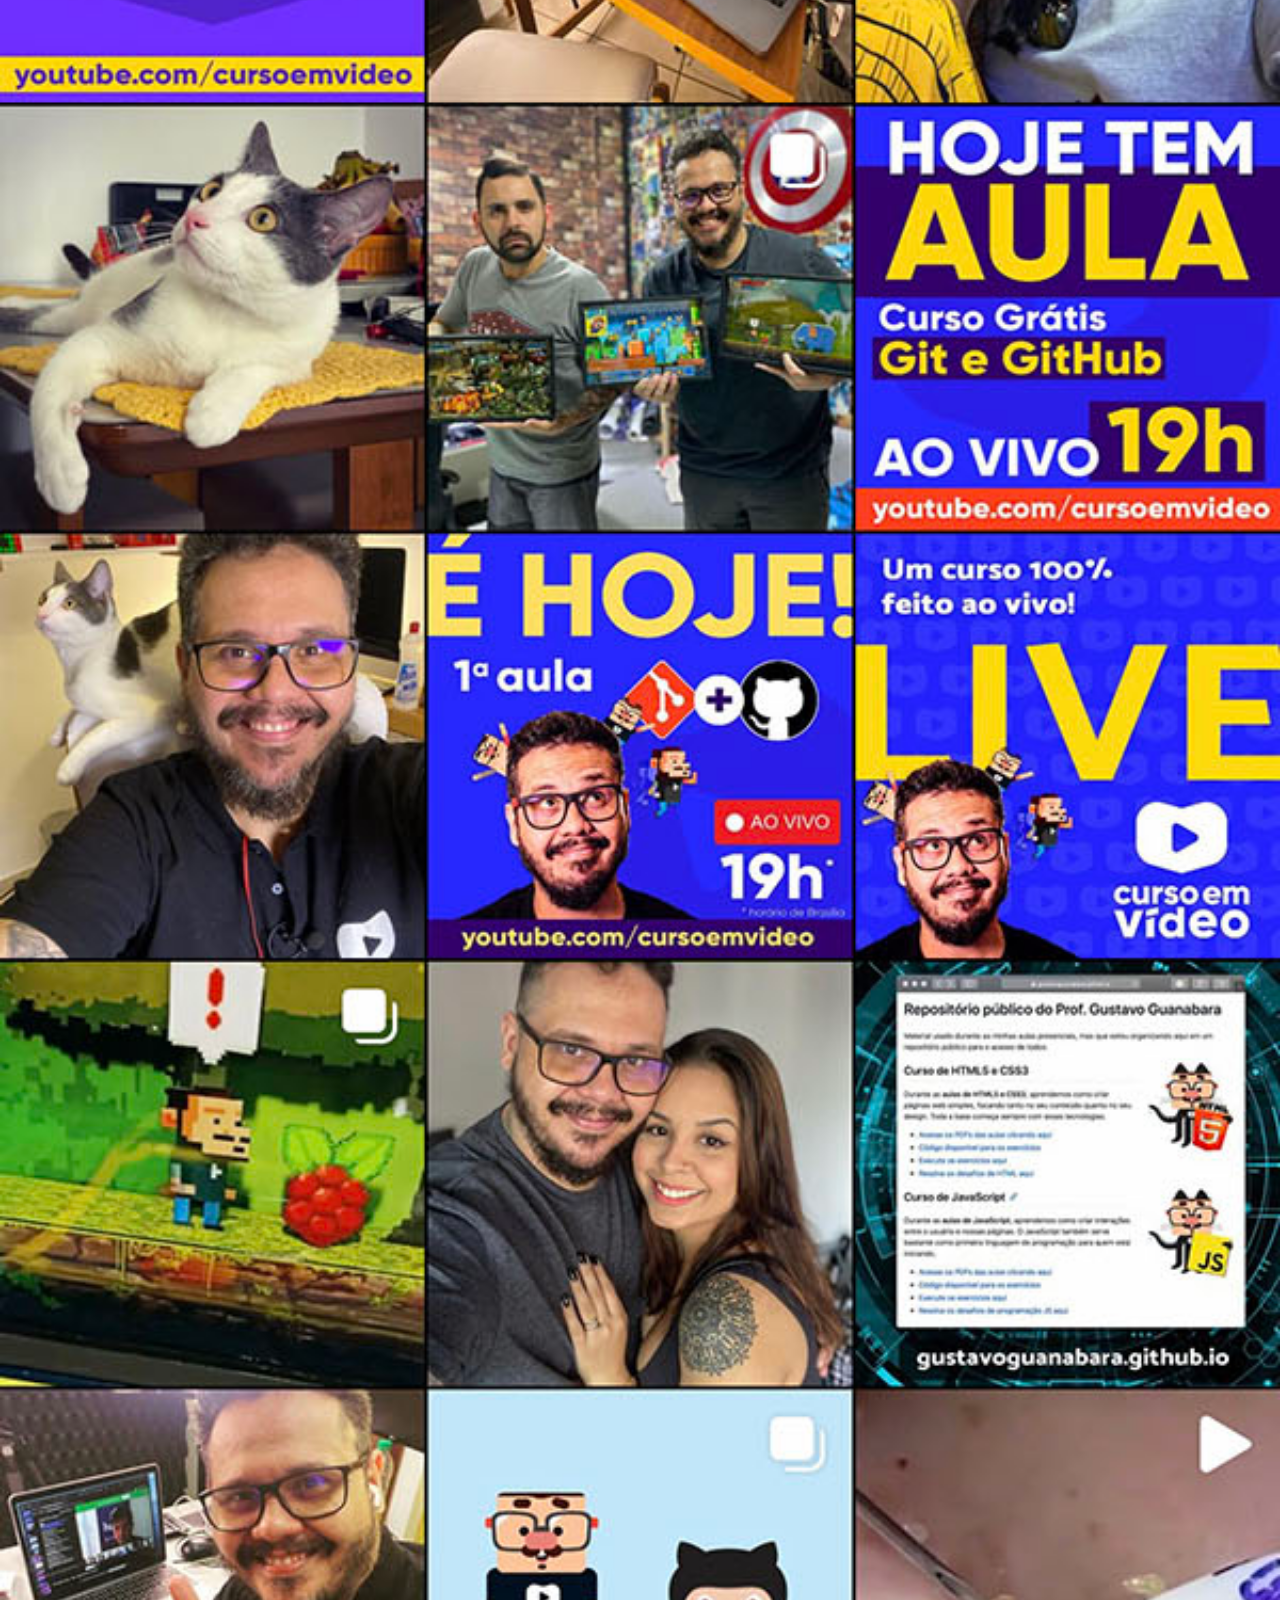
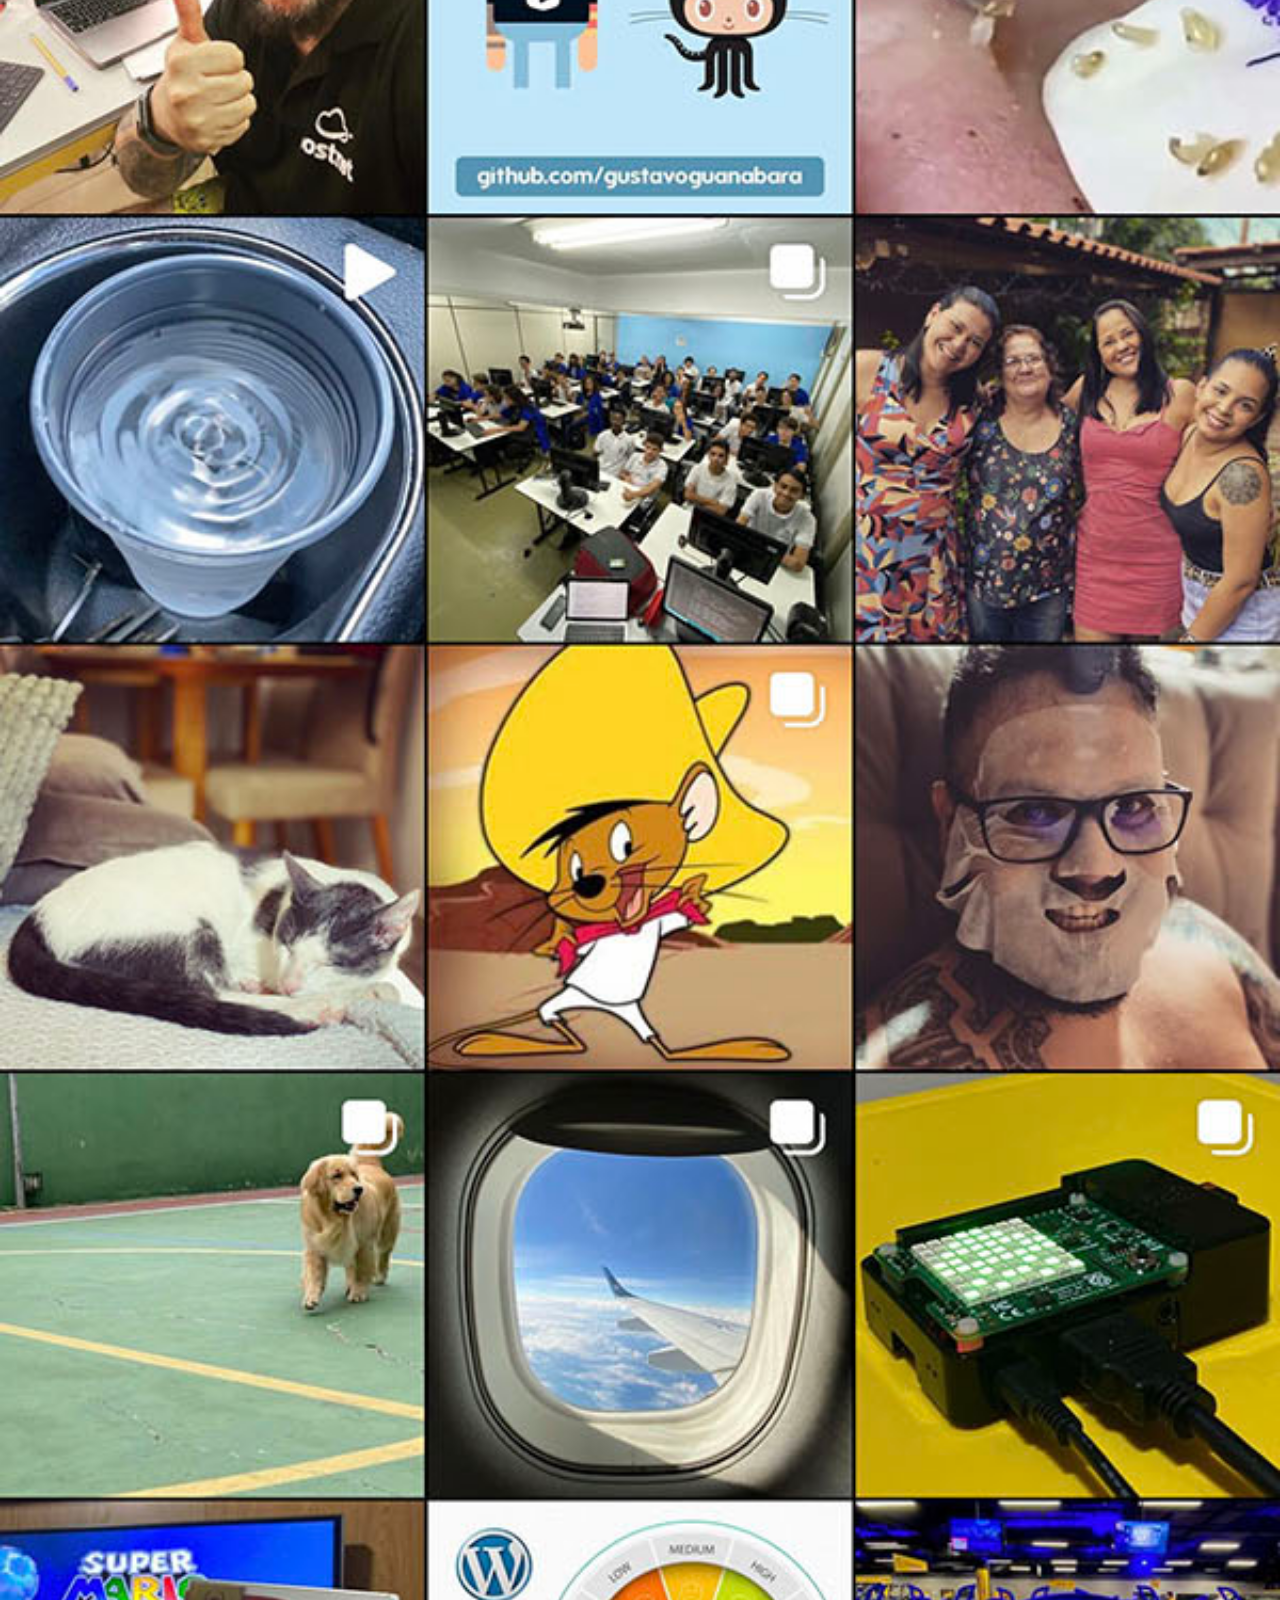
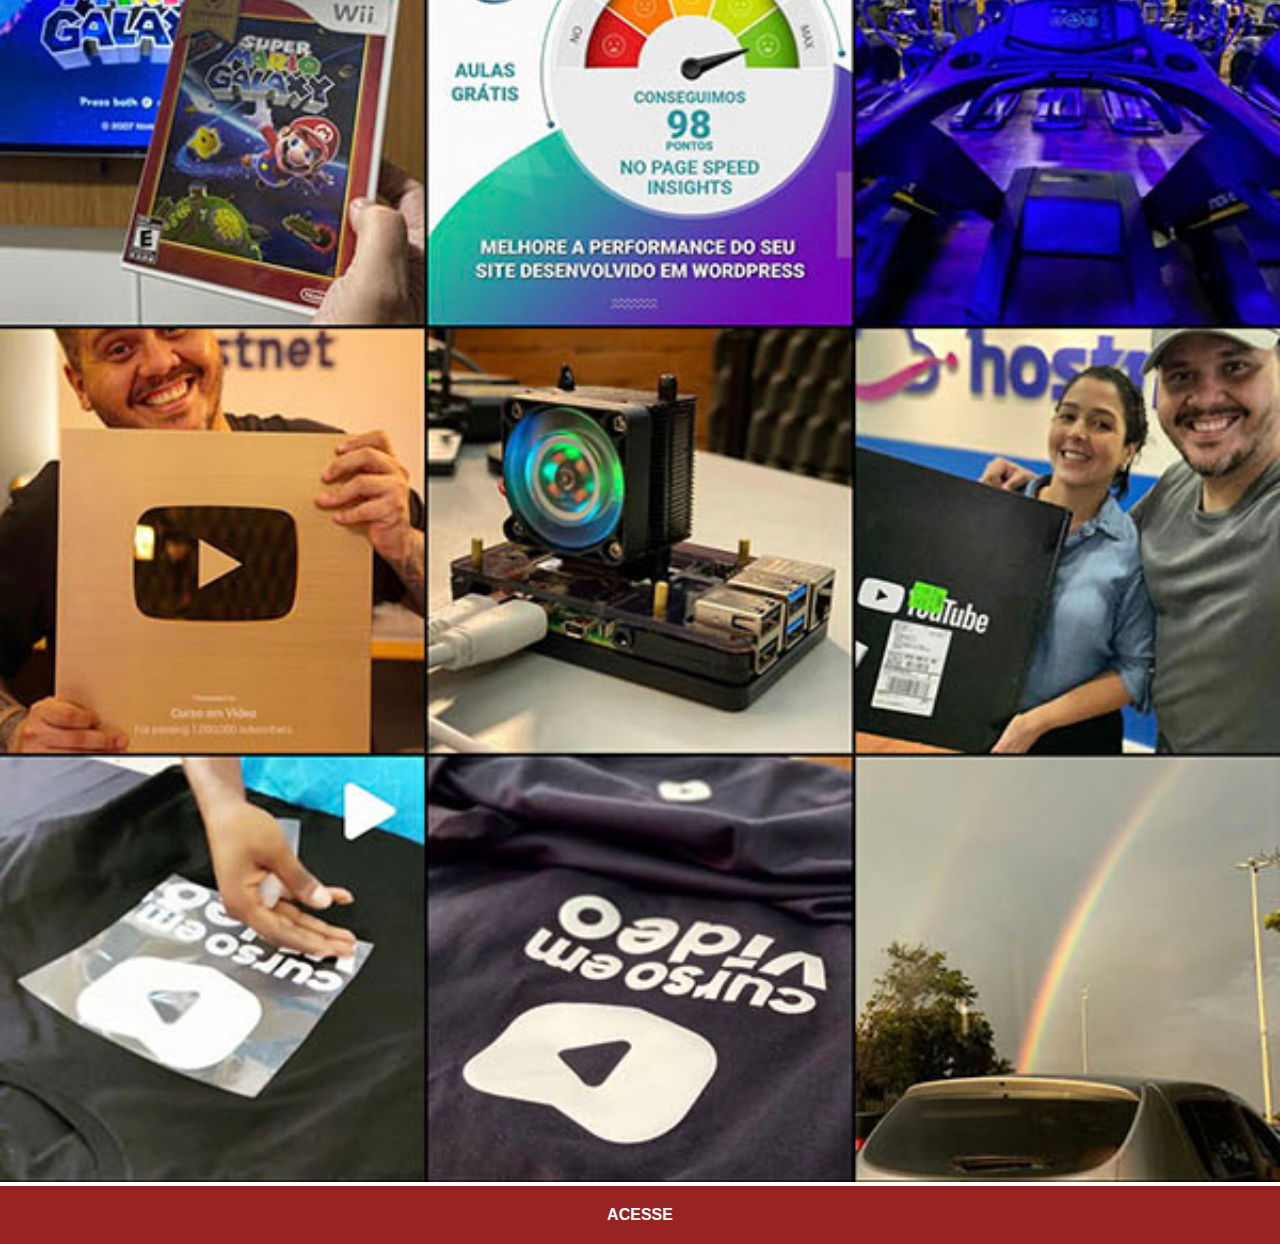
<file: instagram.html>
<!DOCTYPE html>
<html lang="en">
<head>
    <meta charset="UTF-8">
    <meta http-equiv="X-UA-Compatible" content="IE=edge">
    <meta name="viewport" content="width=device-width, initial-scale=1.0">
    <link rel="stylesheet" href="estilos/social.css">
    <title>Instagram</title>
</head>
<body>
    <img src="imagens/tela-instagram.jpg" alt="Instagram">

    <a href="https://www.instagram.com/gustavoguanabara/" target="_blank">ACESSE</a>
</body>
</html>
</file>
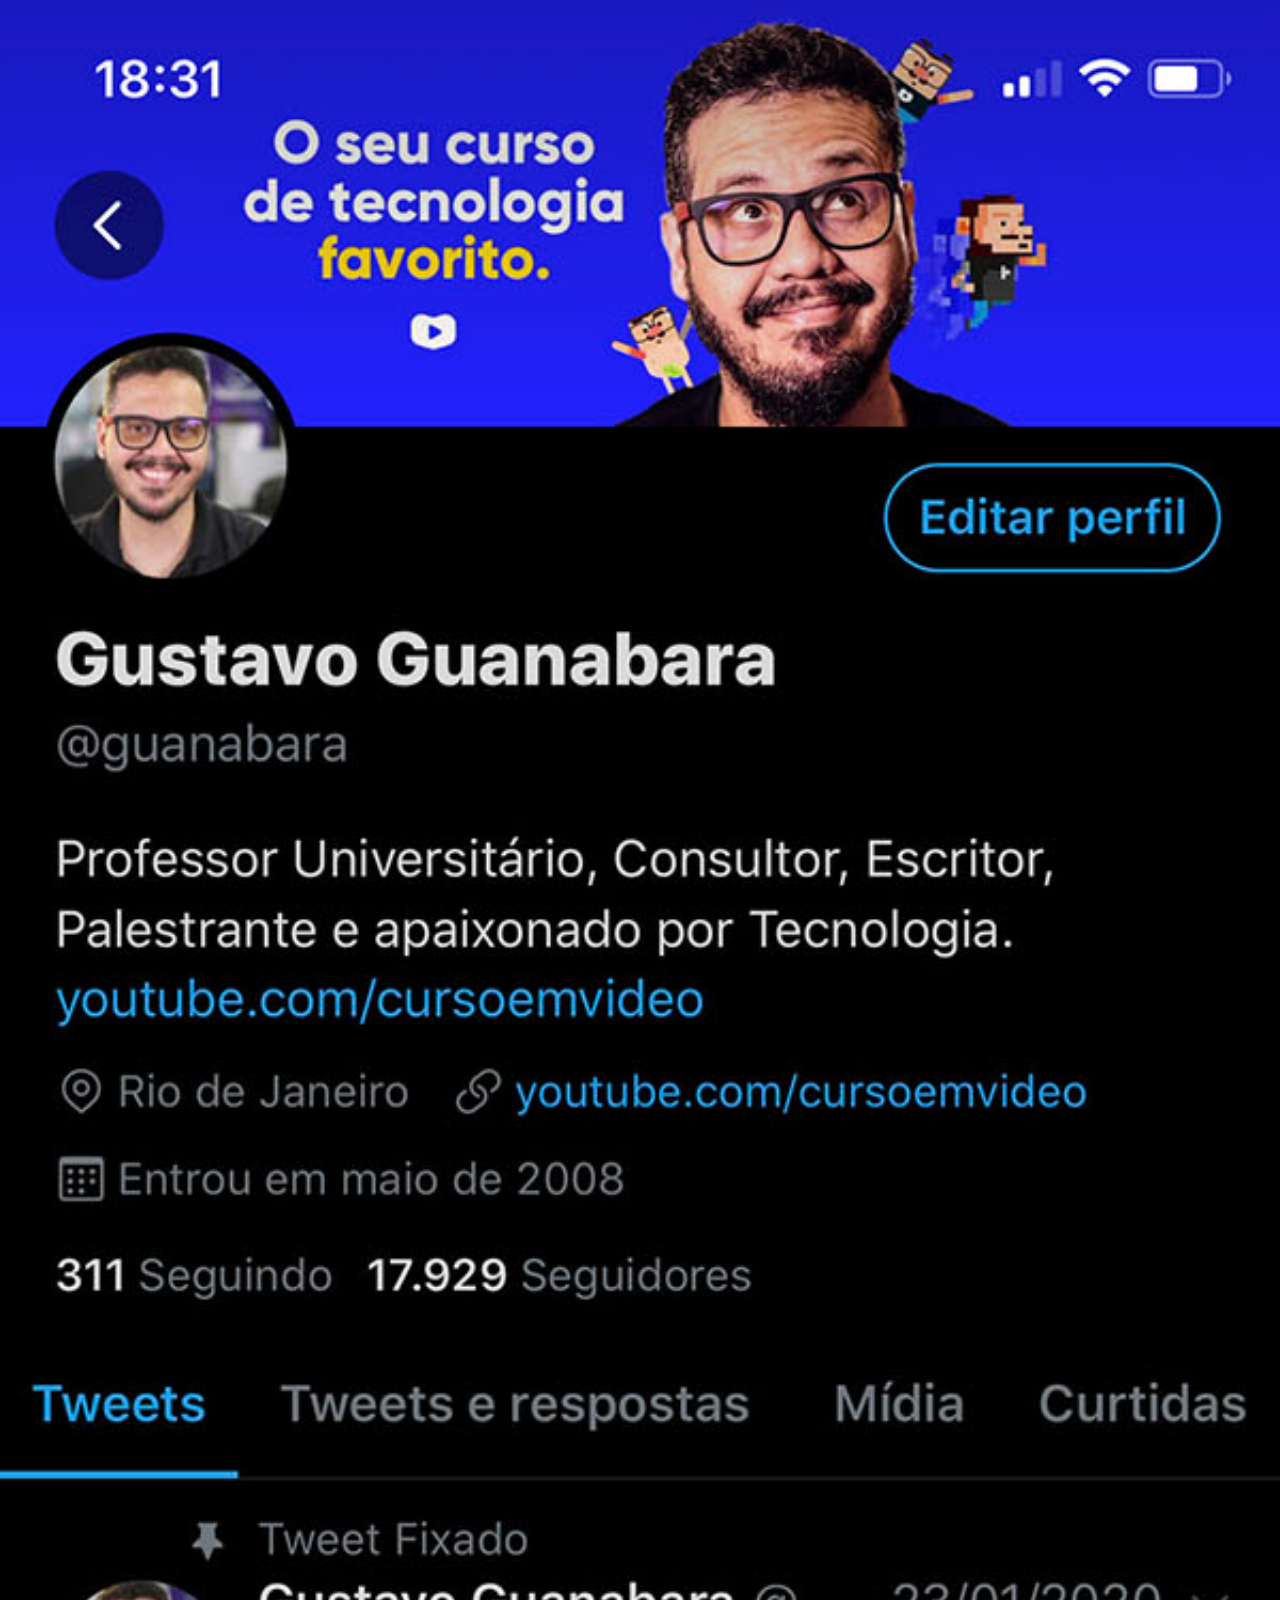
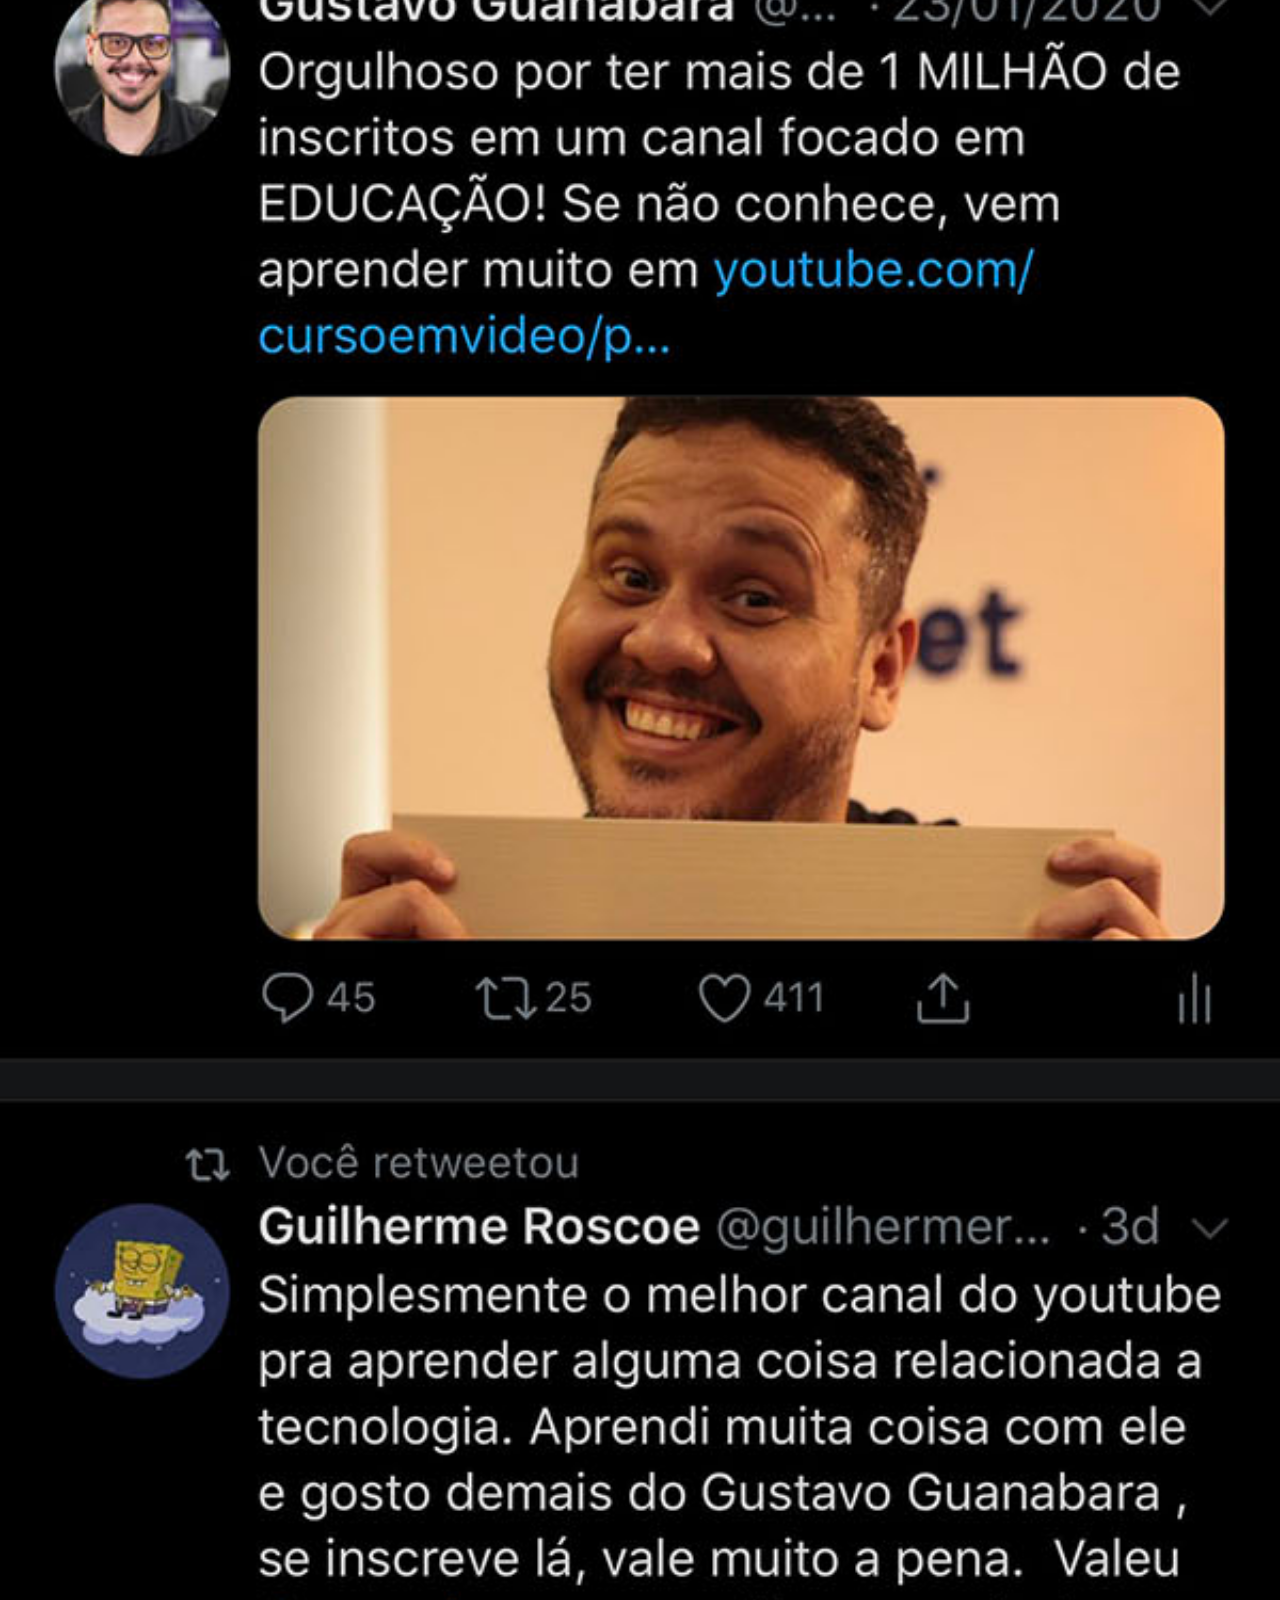
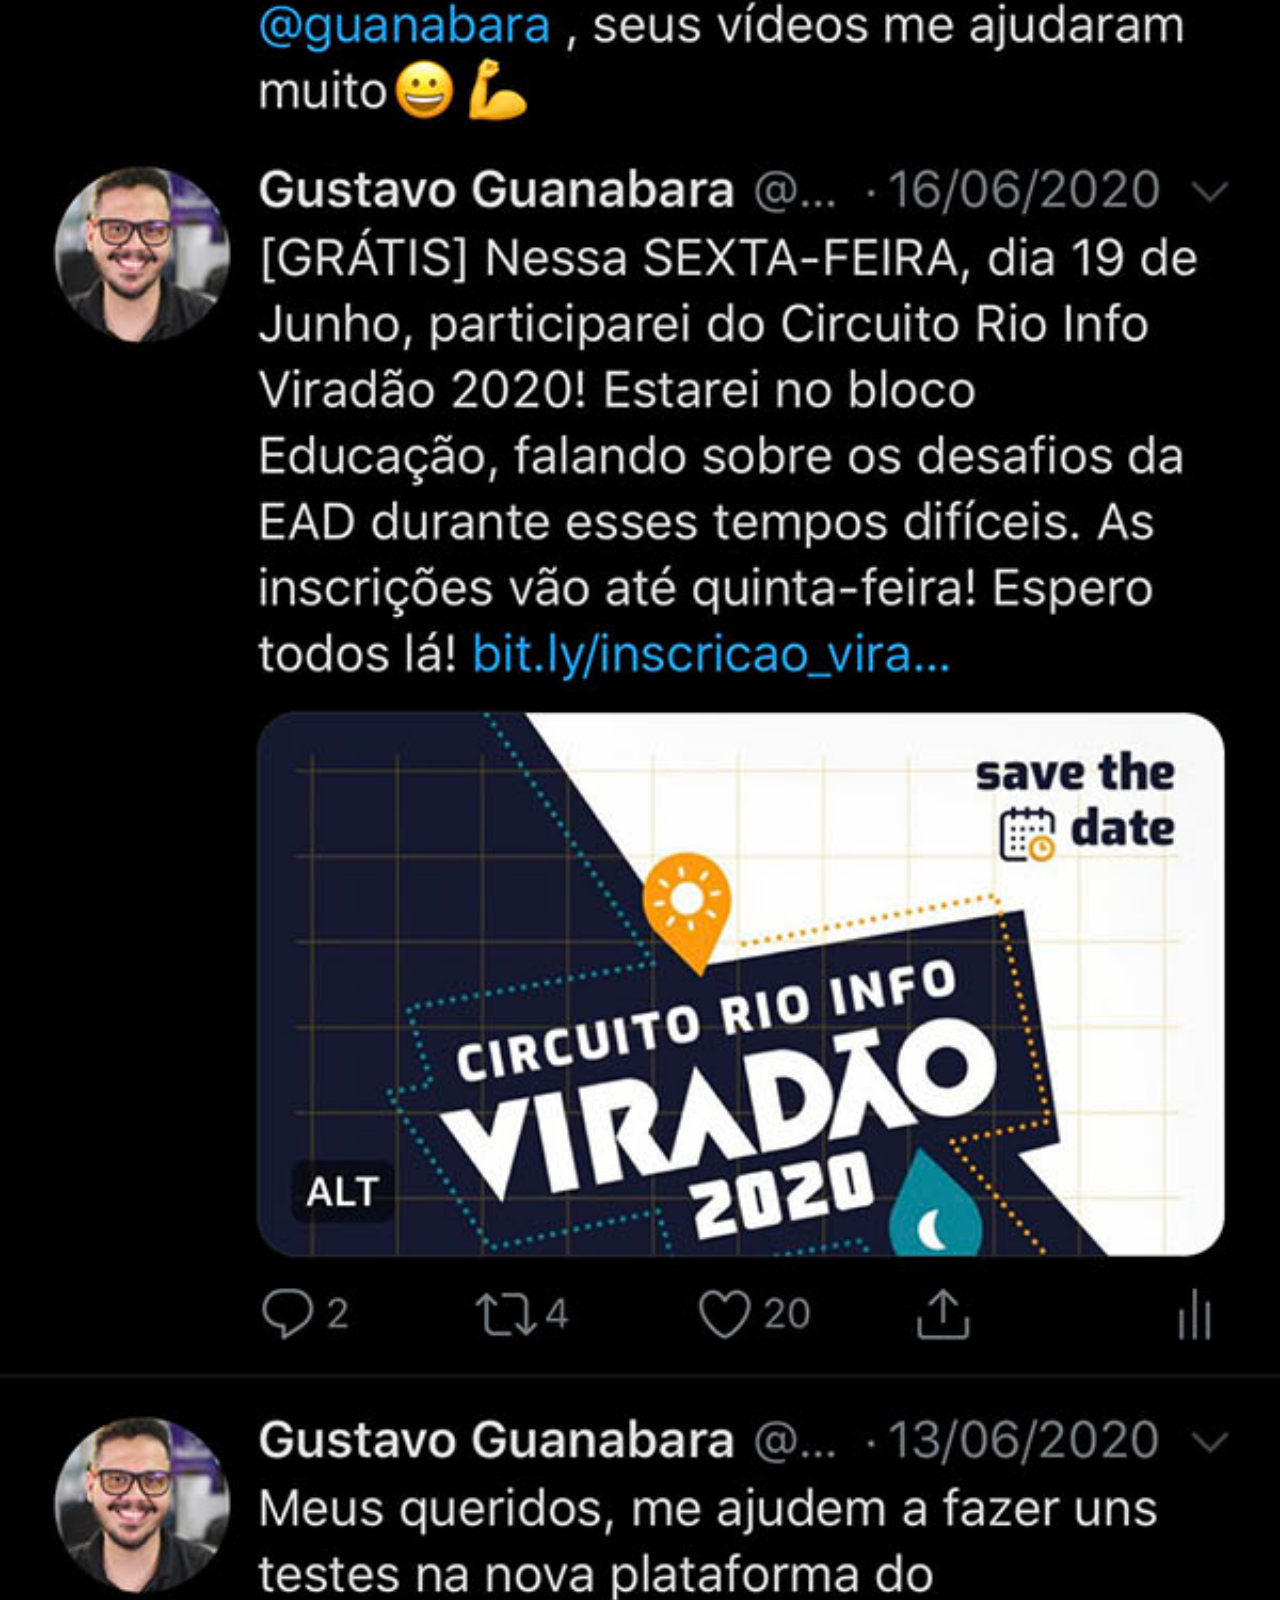
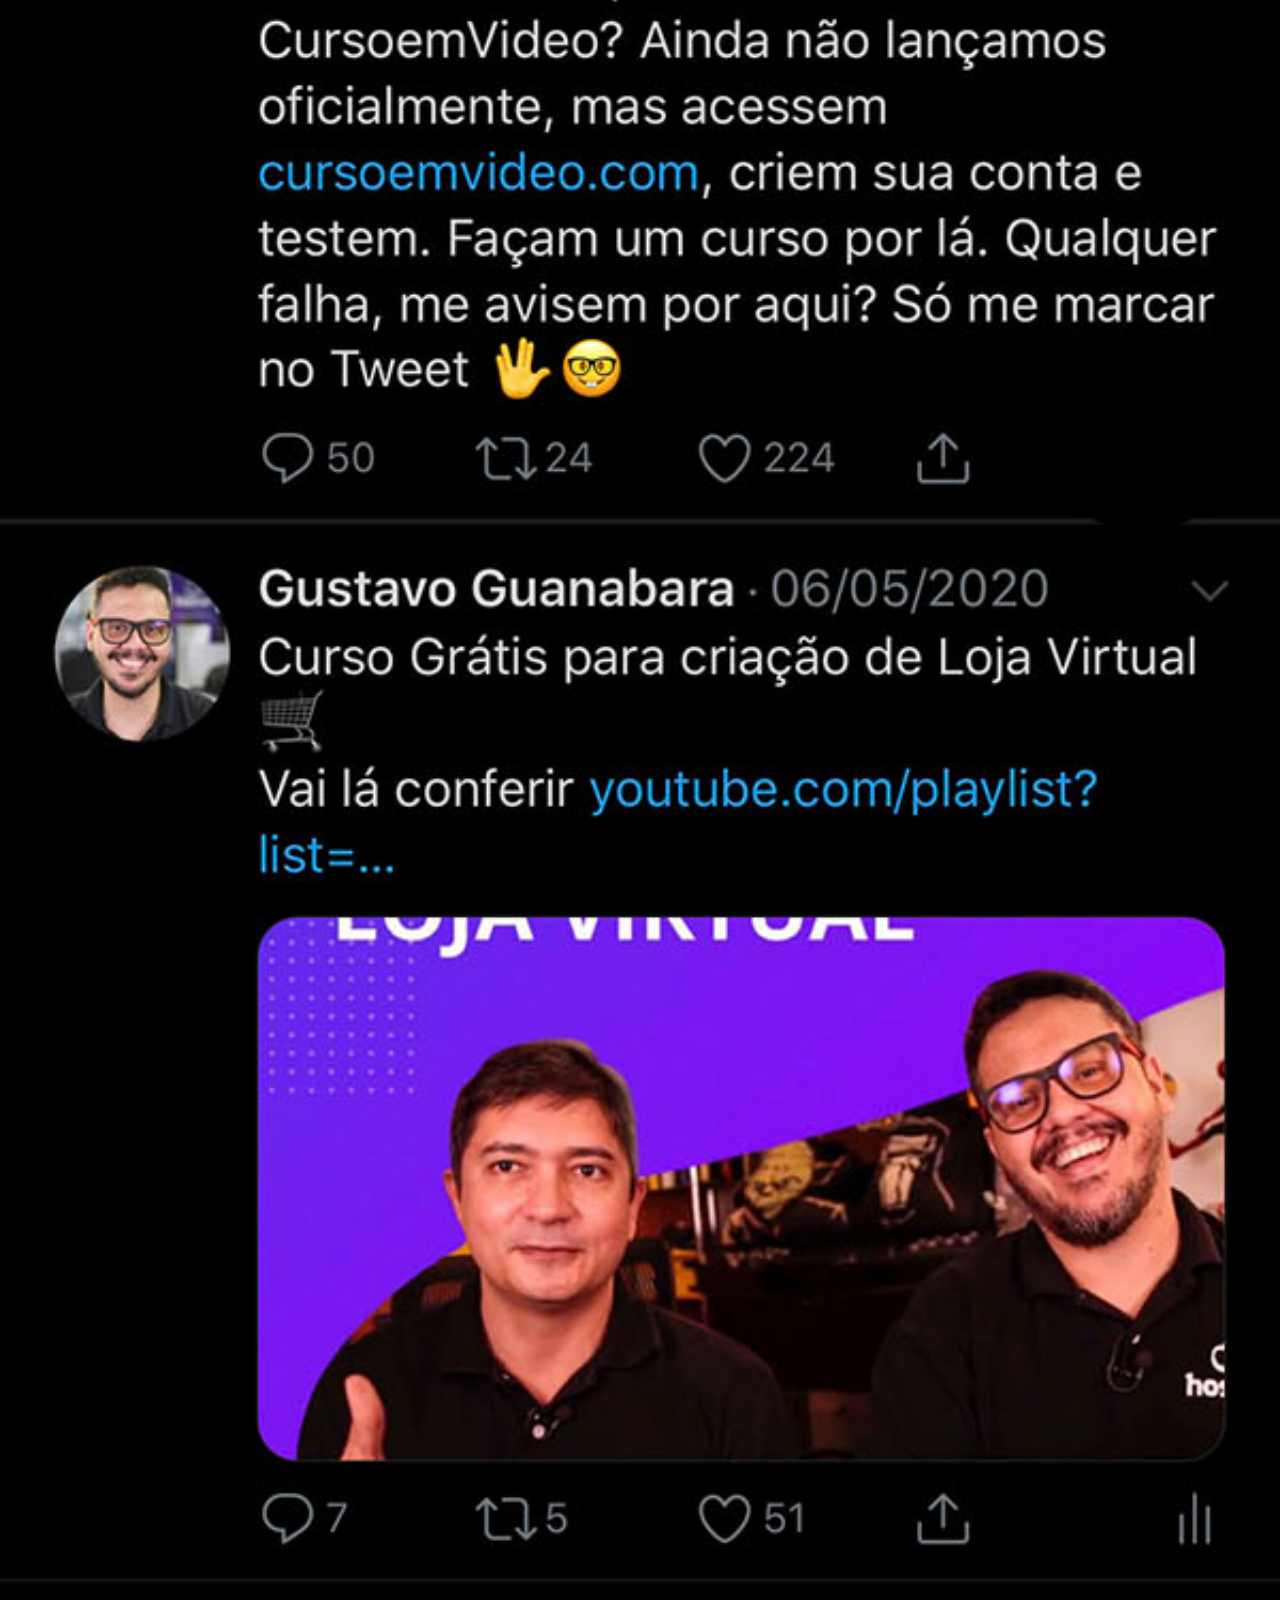
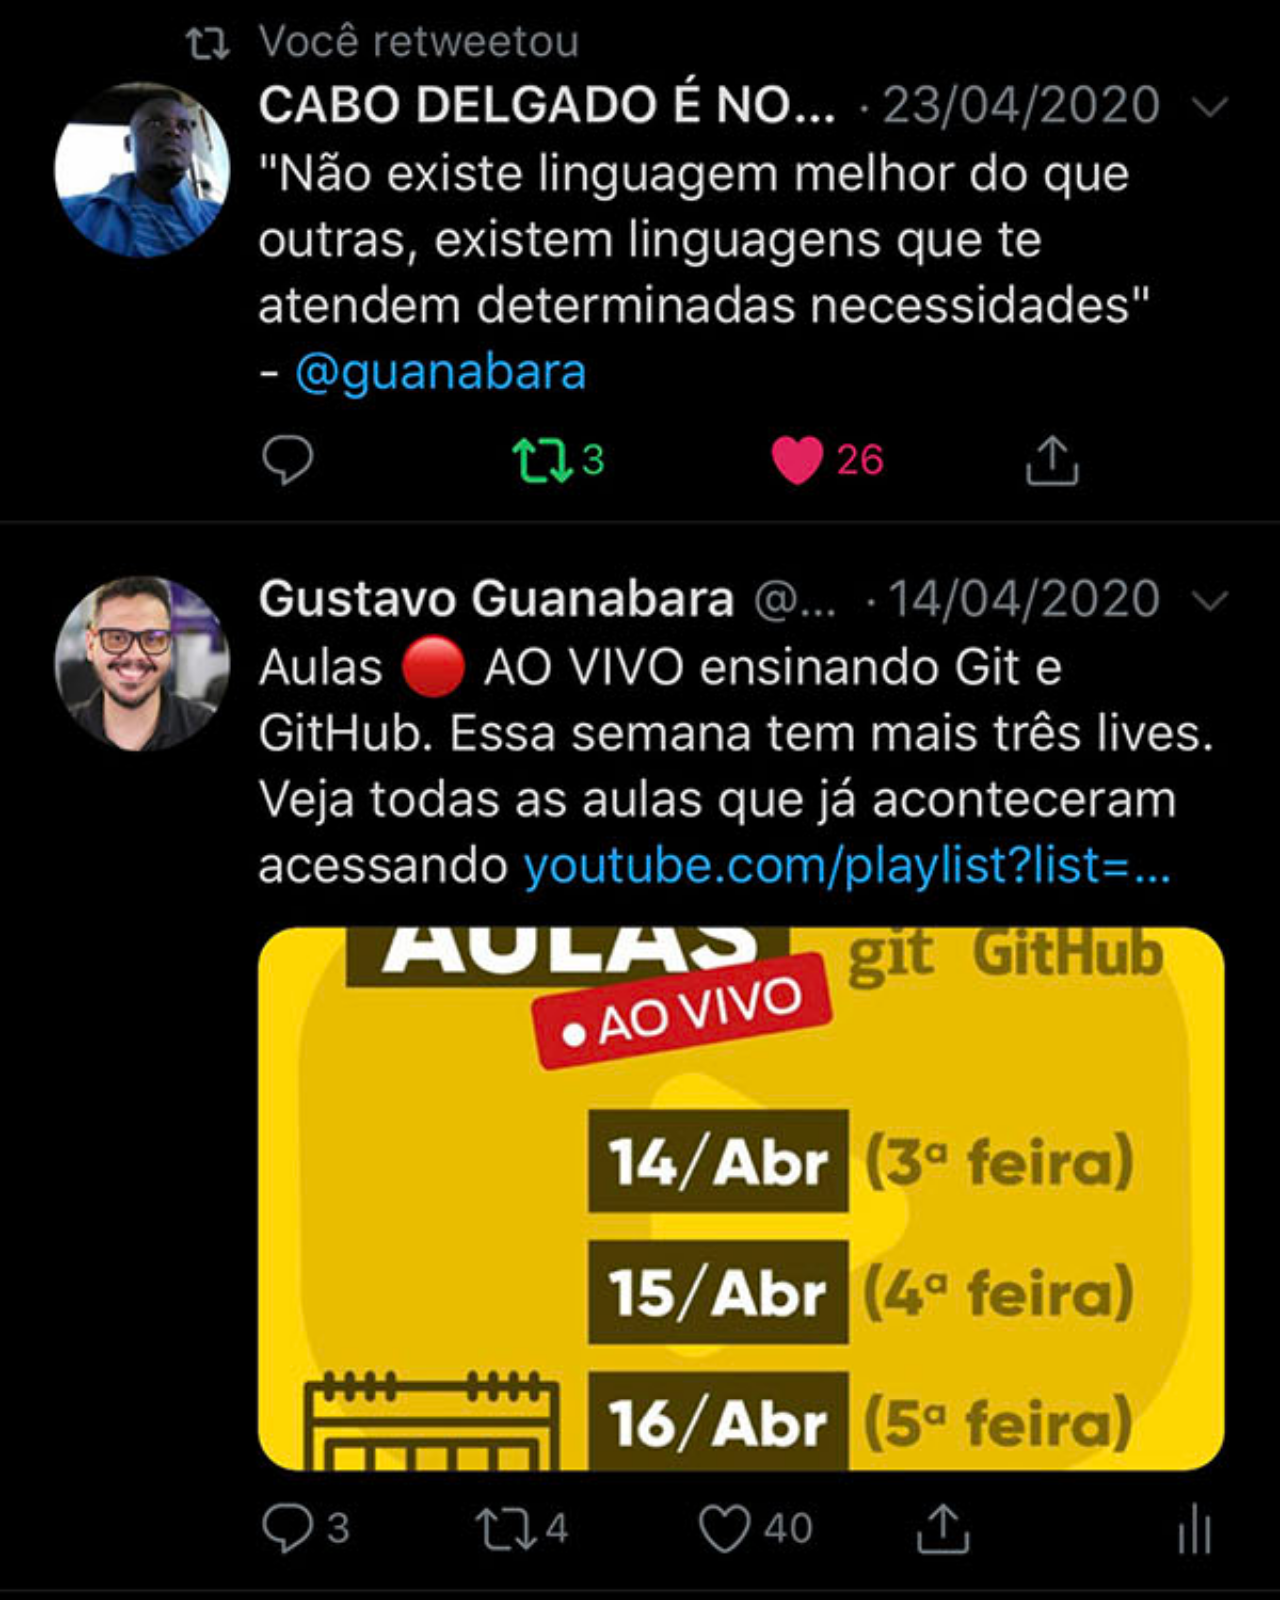
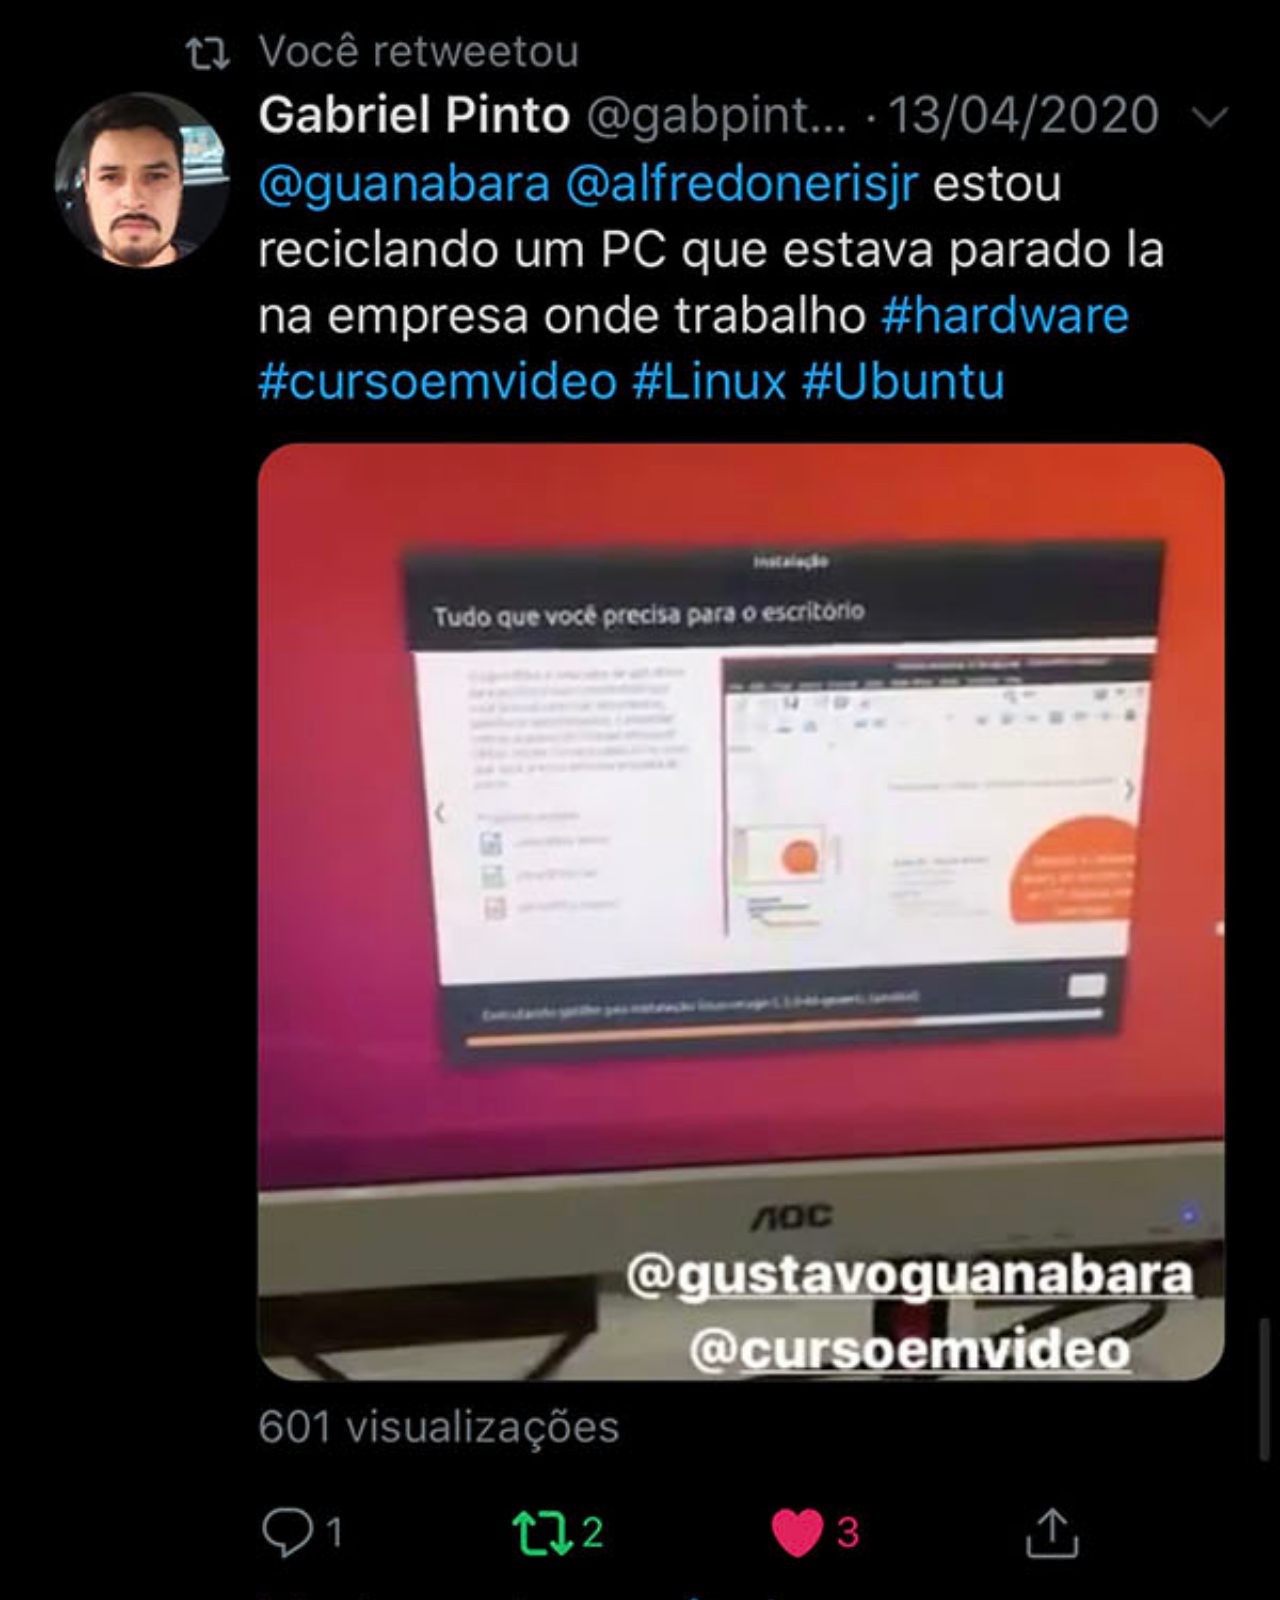
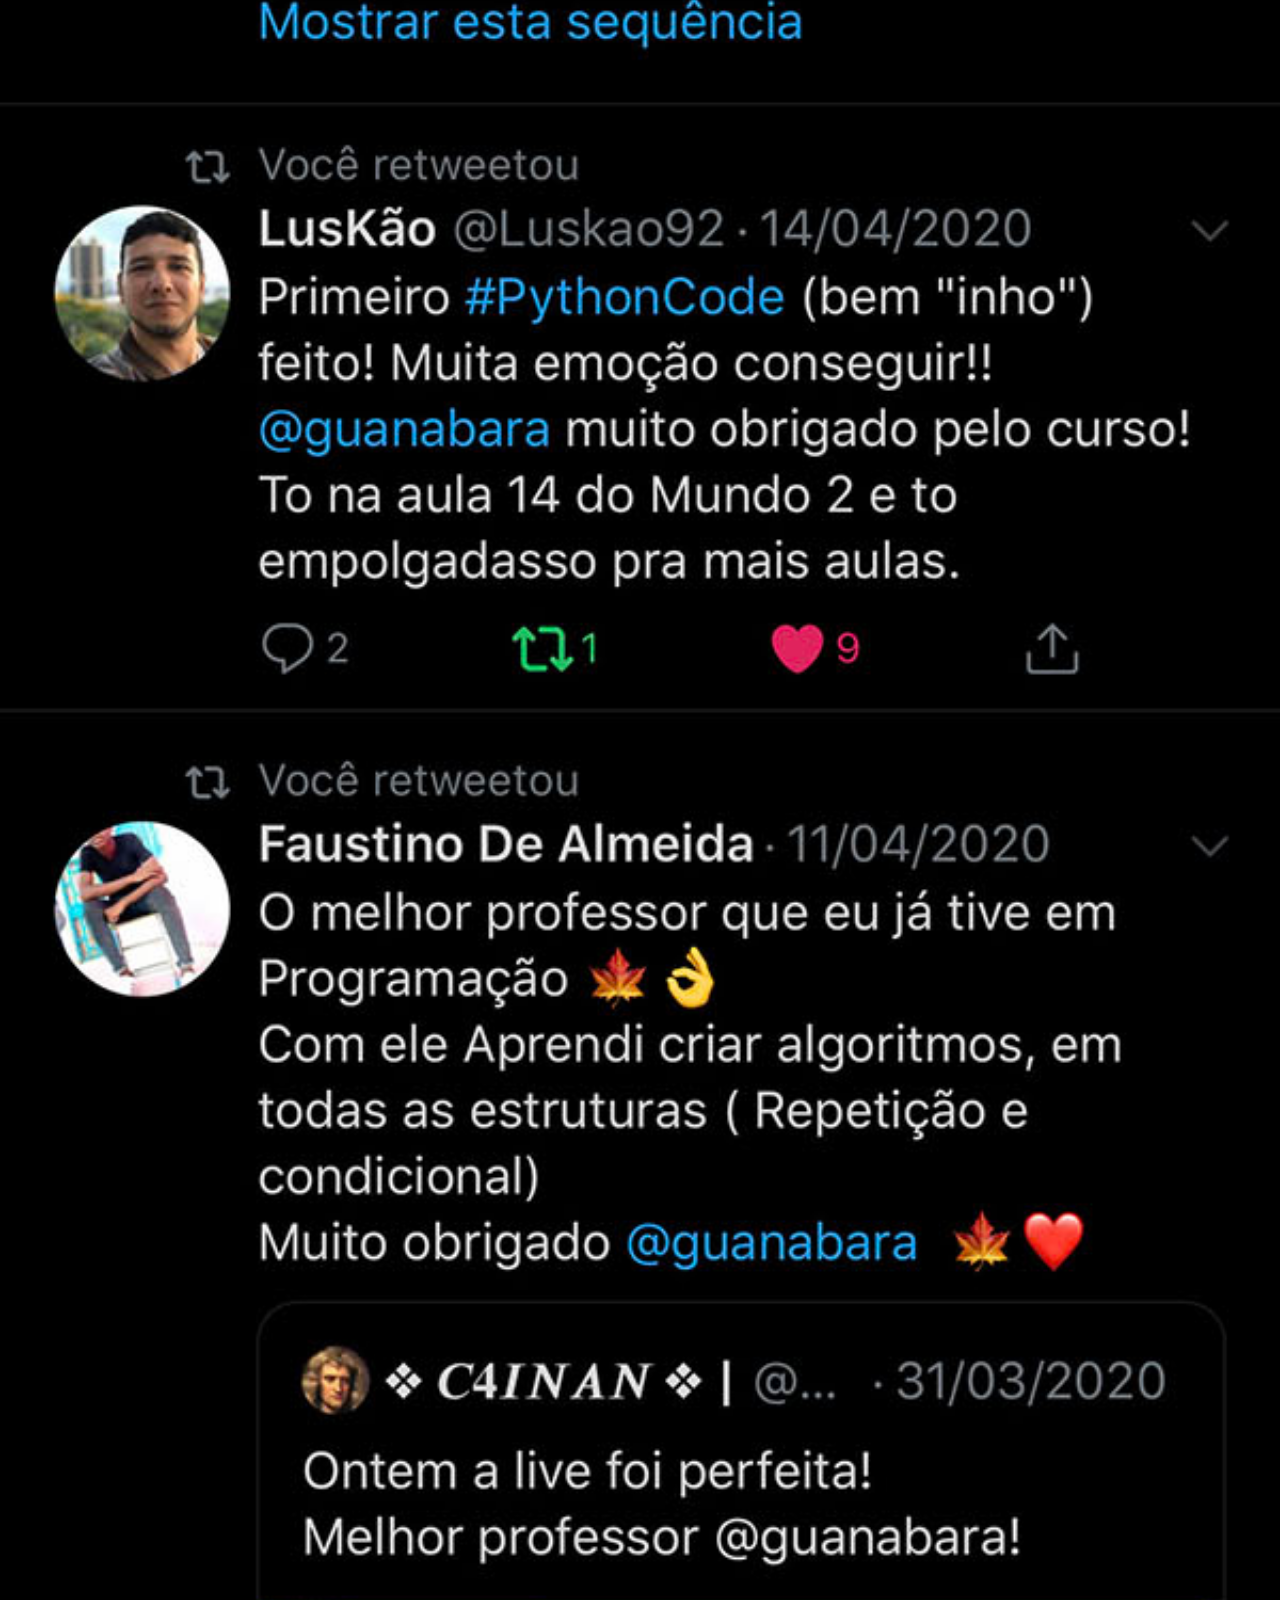
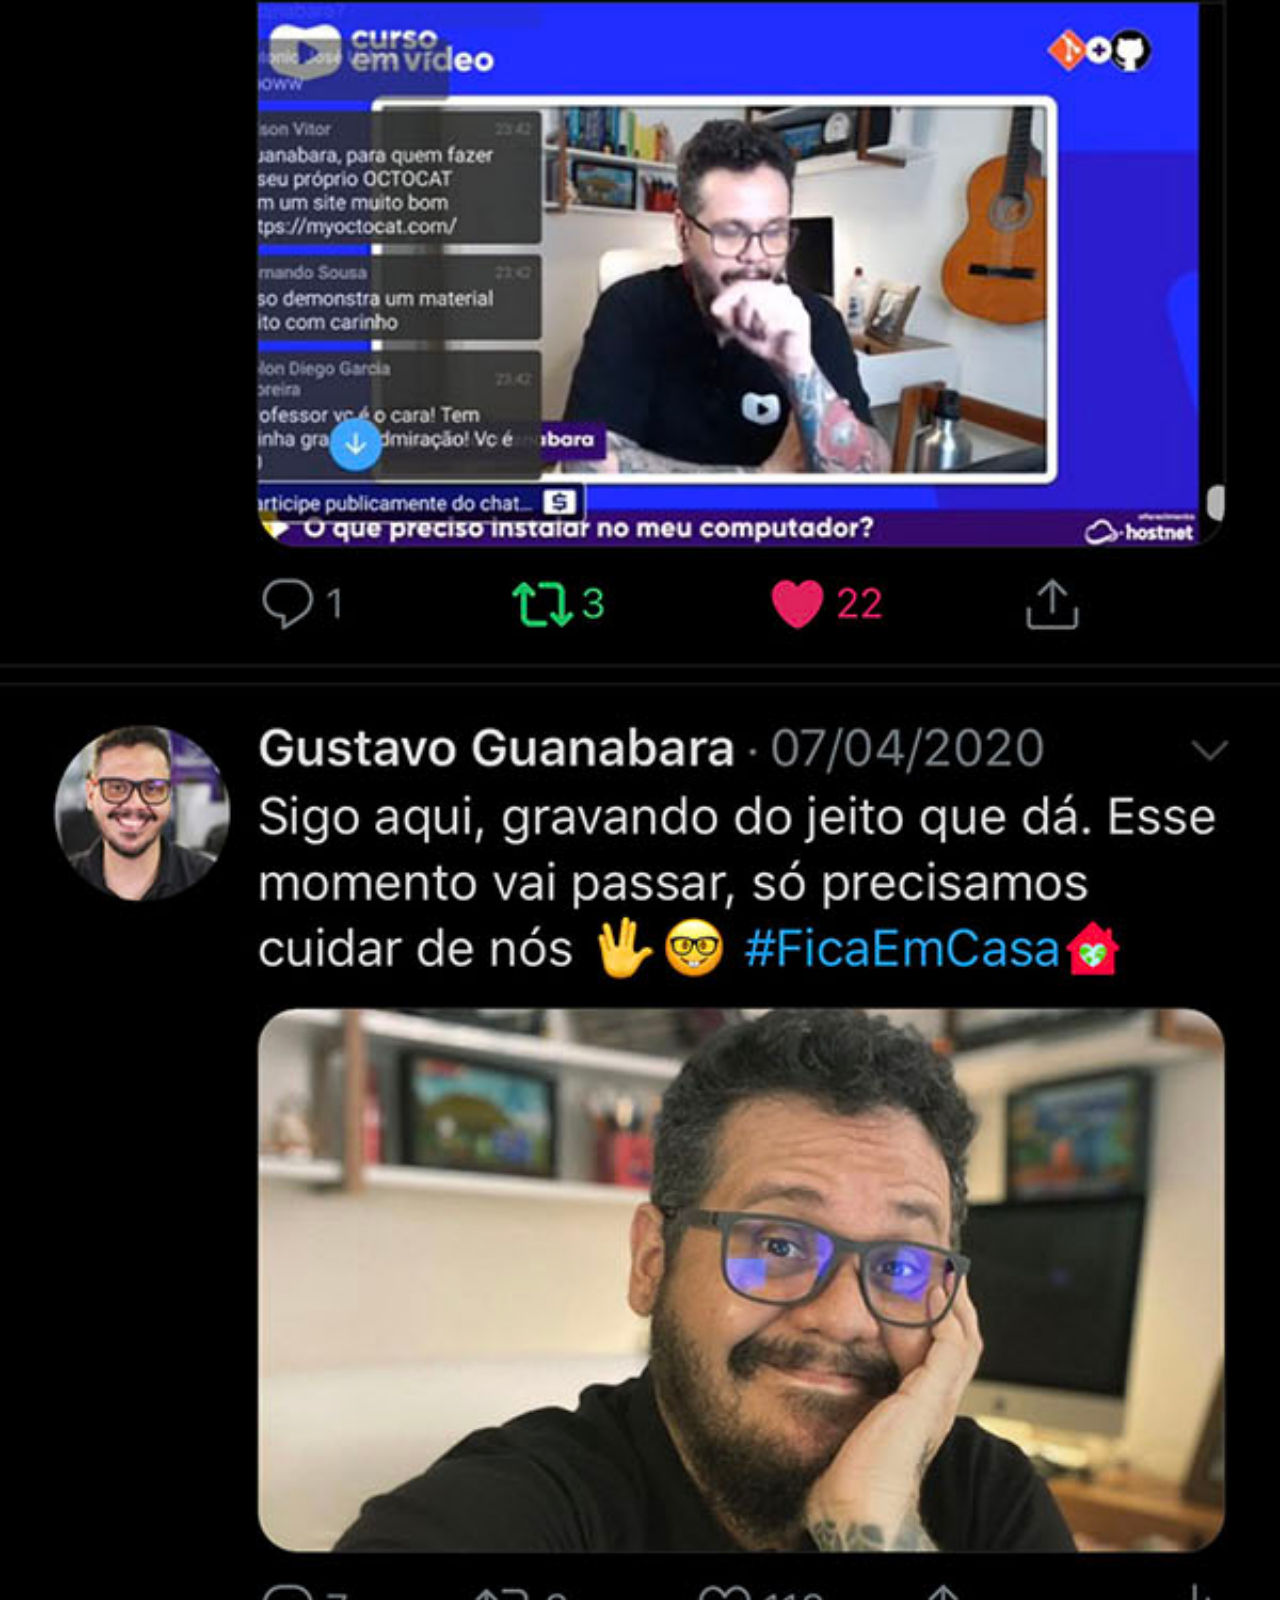
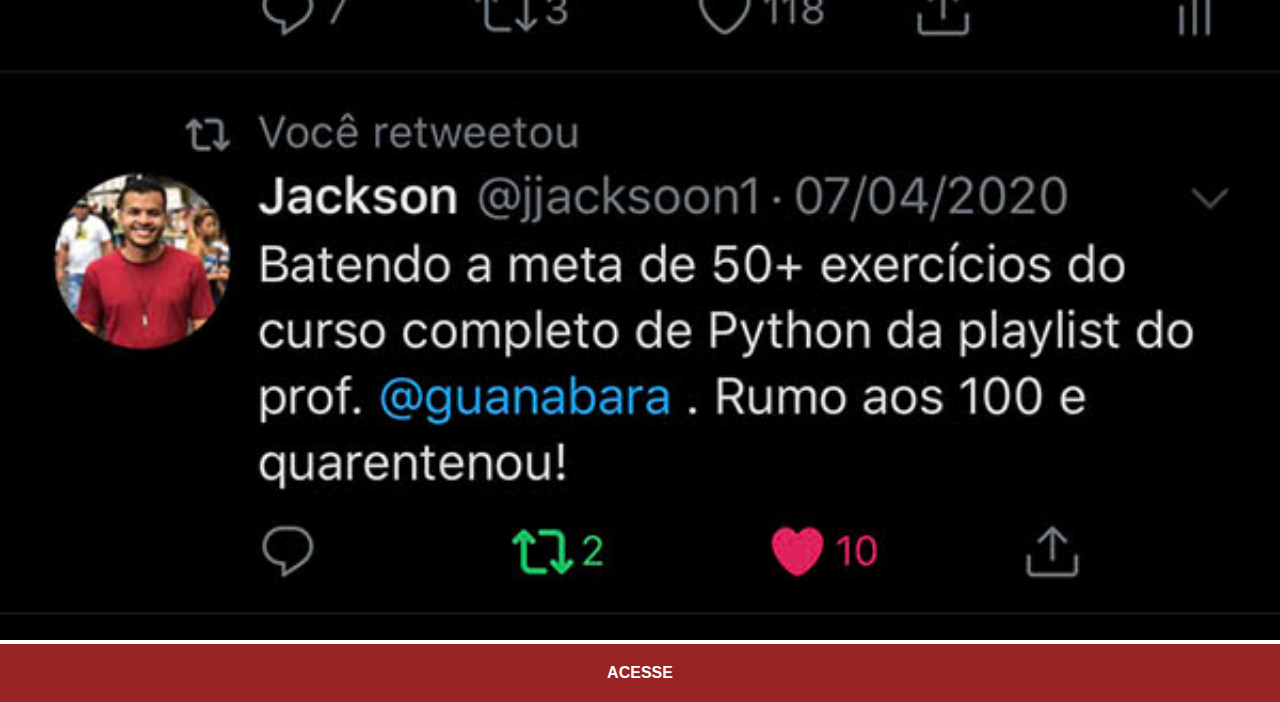
<file: twitter.html>
<!DOCTYPE html>
<html lang="en">
<head>
    <meta charset="UTF-8">
    <meta http-equiv="X-UA-Compatible" content="IE=edge">
    <meta name="viewport" content="width=device-width, initial-scale=1.0">
    <link rel="stylesheet" href="estilos/social.css">
    <title>Twitter</title>
</head>
<body>
    <img src="imagens/tela-twitter.jpg" alt="Twitter">

    <a href="https://twitter.com/guanabara?ref_src=twsrc%5Egoogle%7Ctwcamp%5Eserp%7Ctwgr%5Eauthor">ACESSE</a>
    
</body>
</html>
</file>
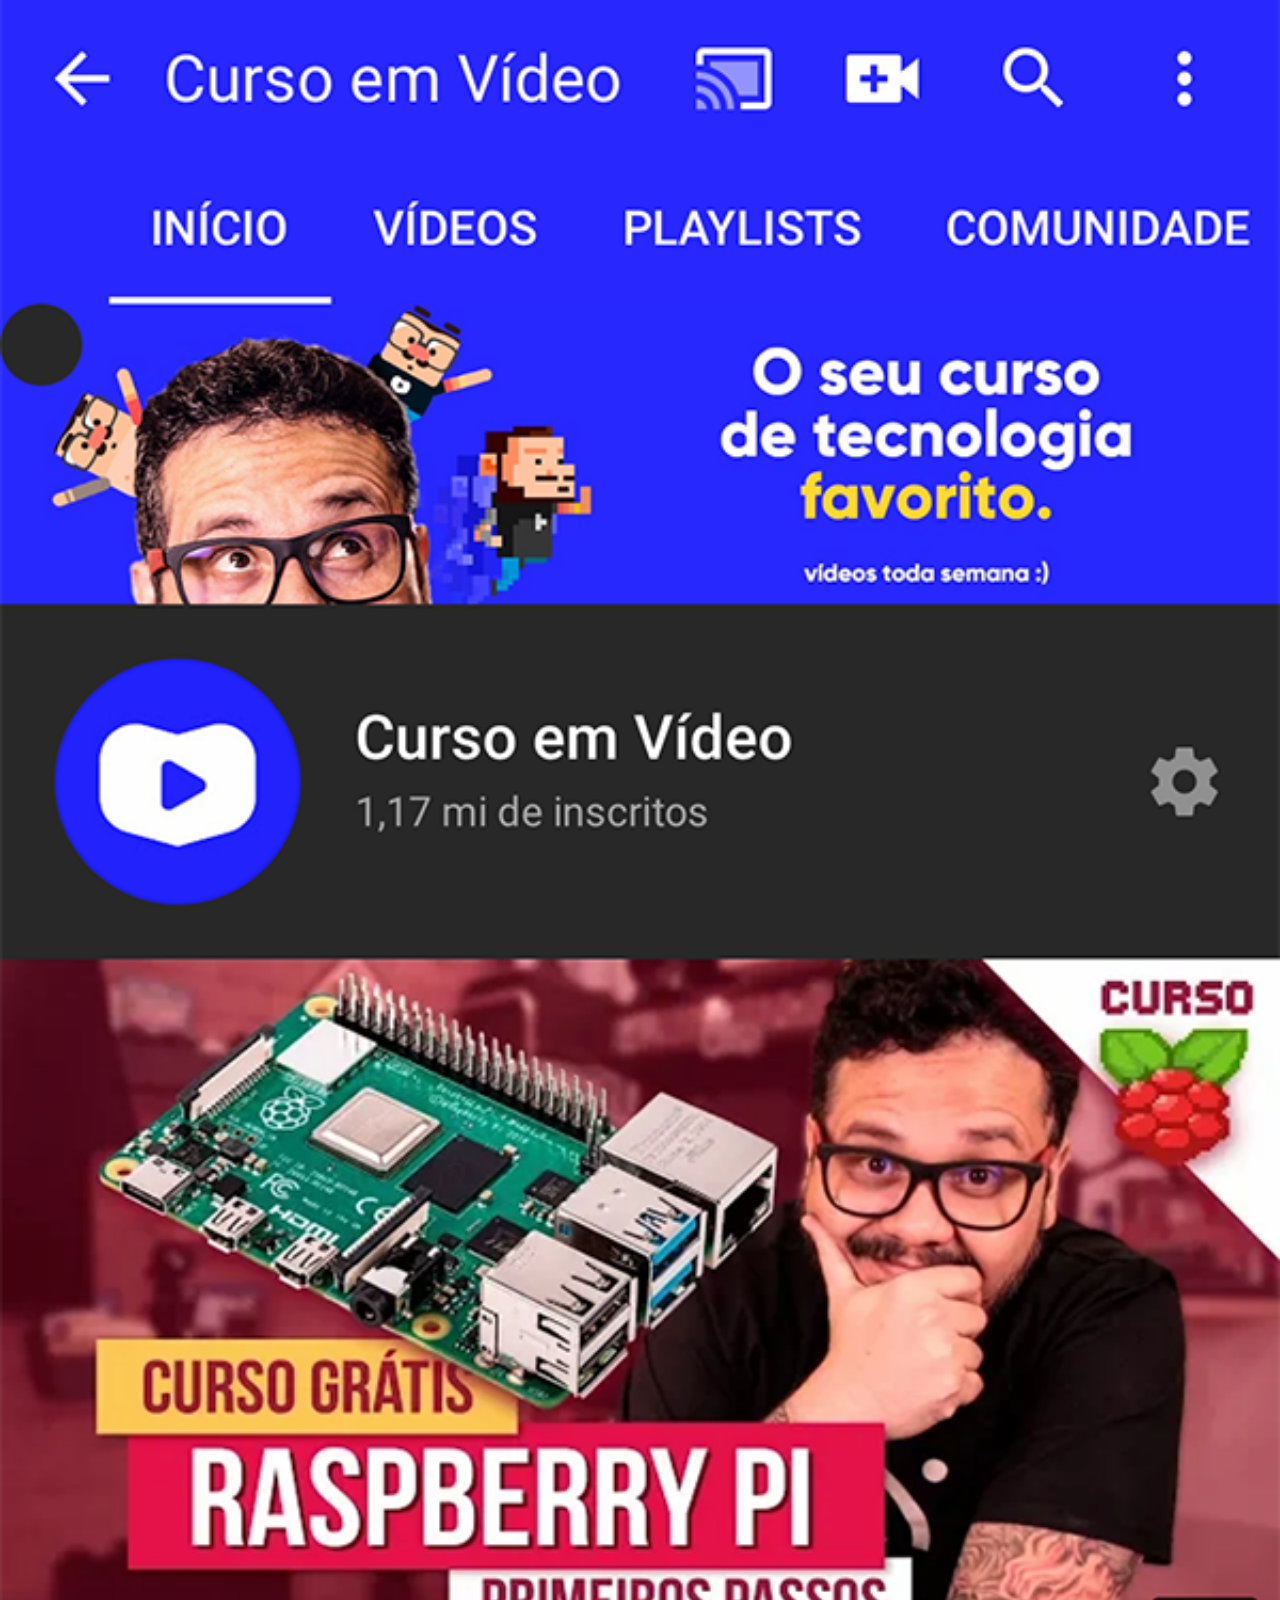
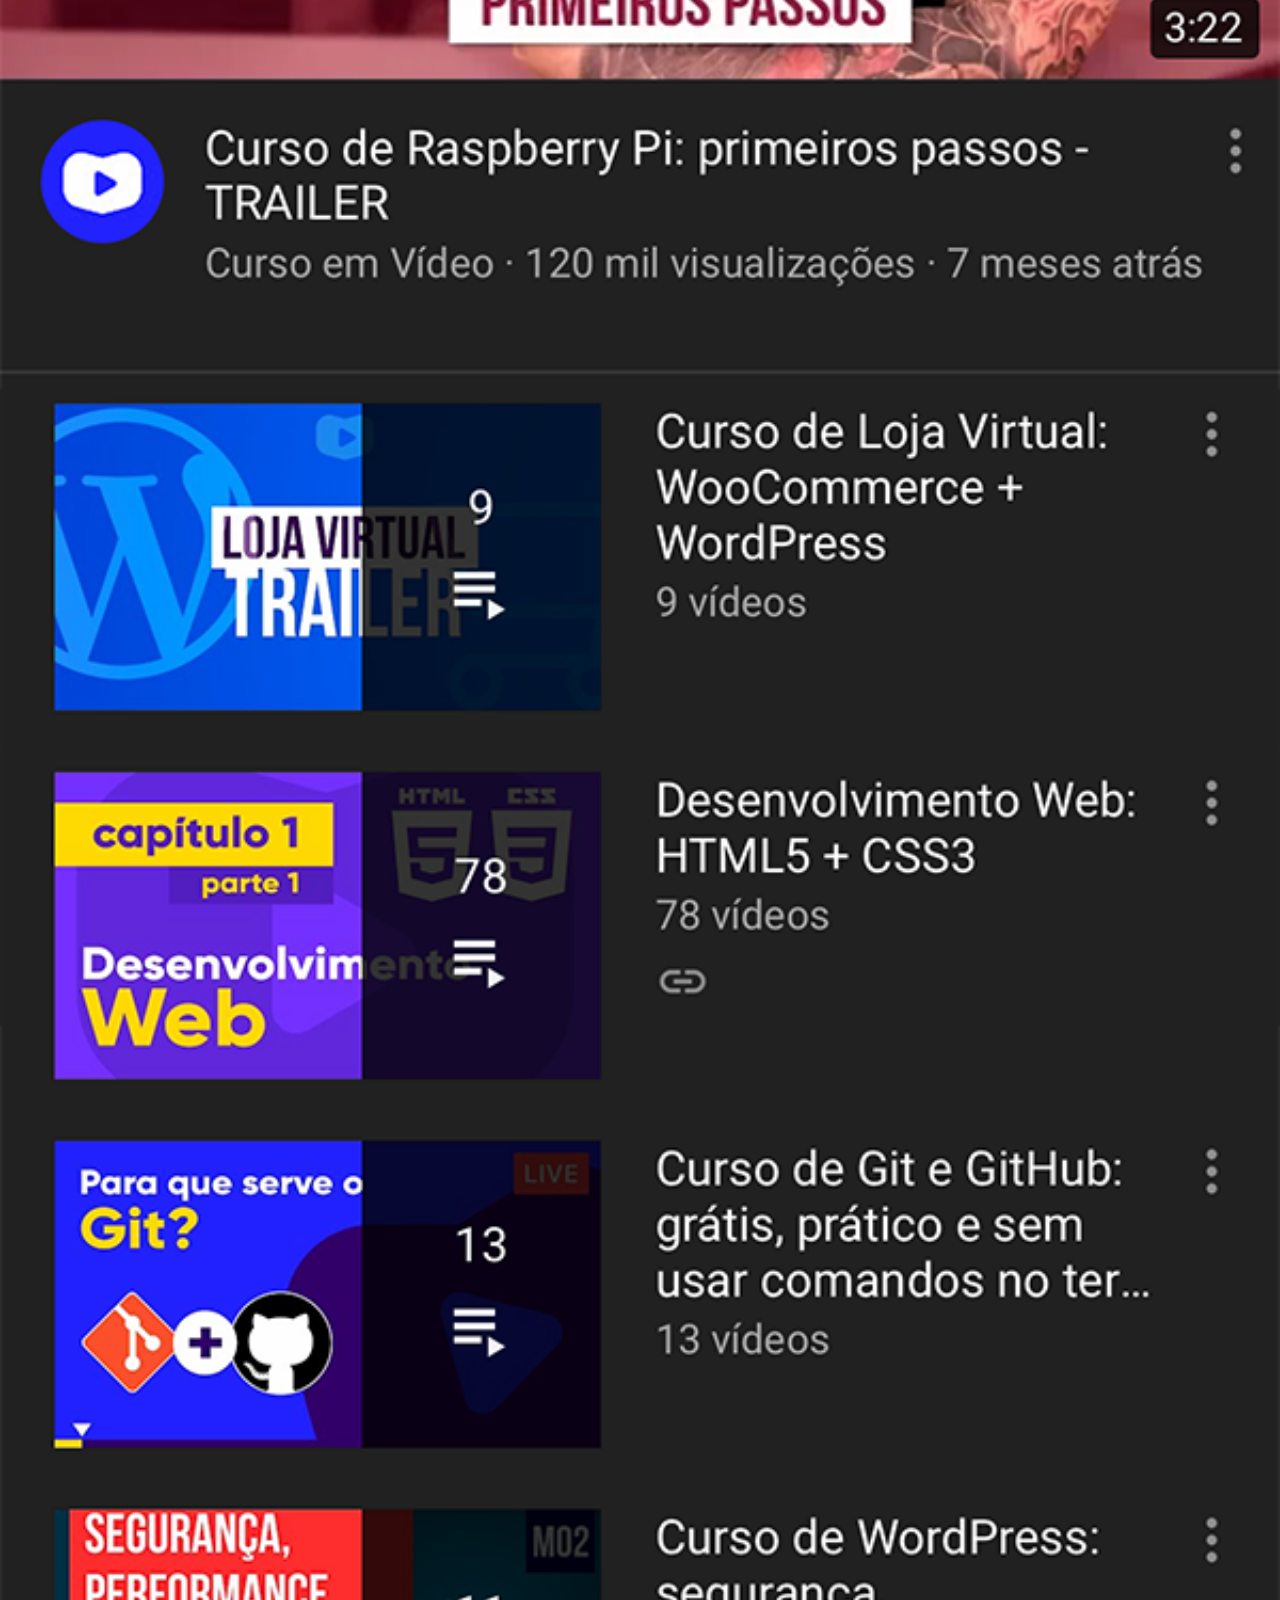
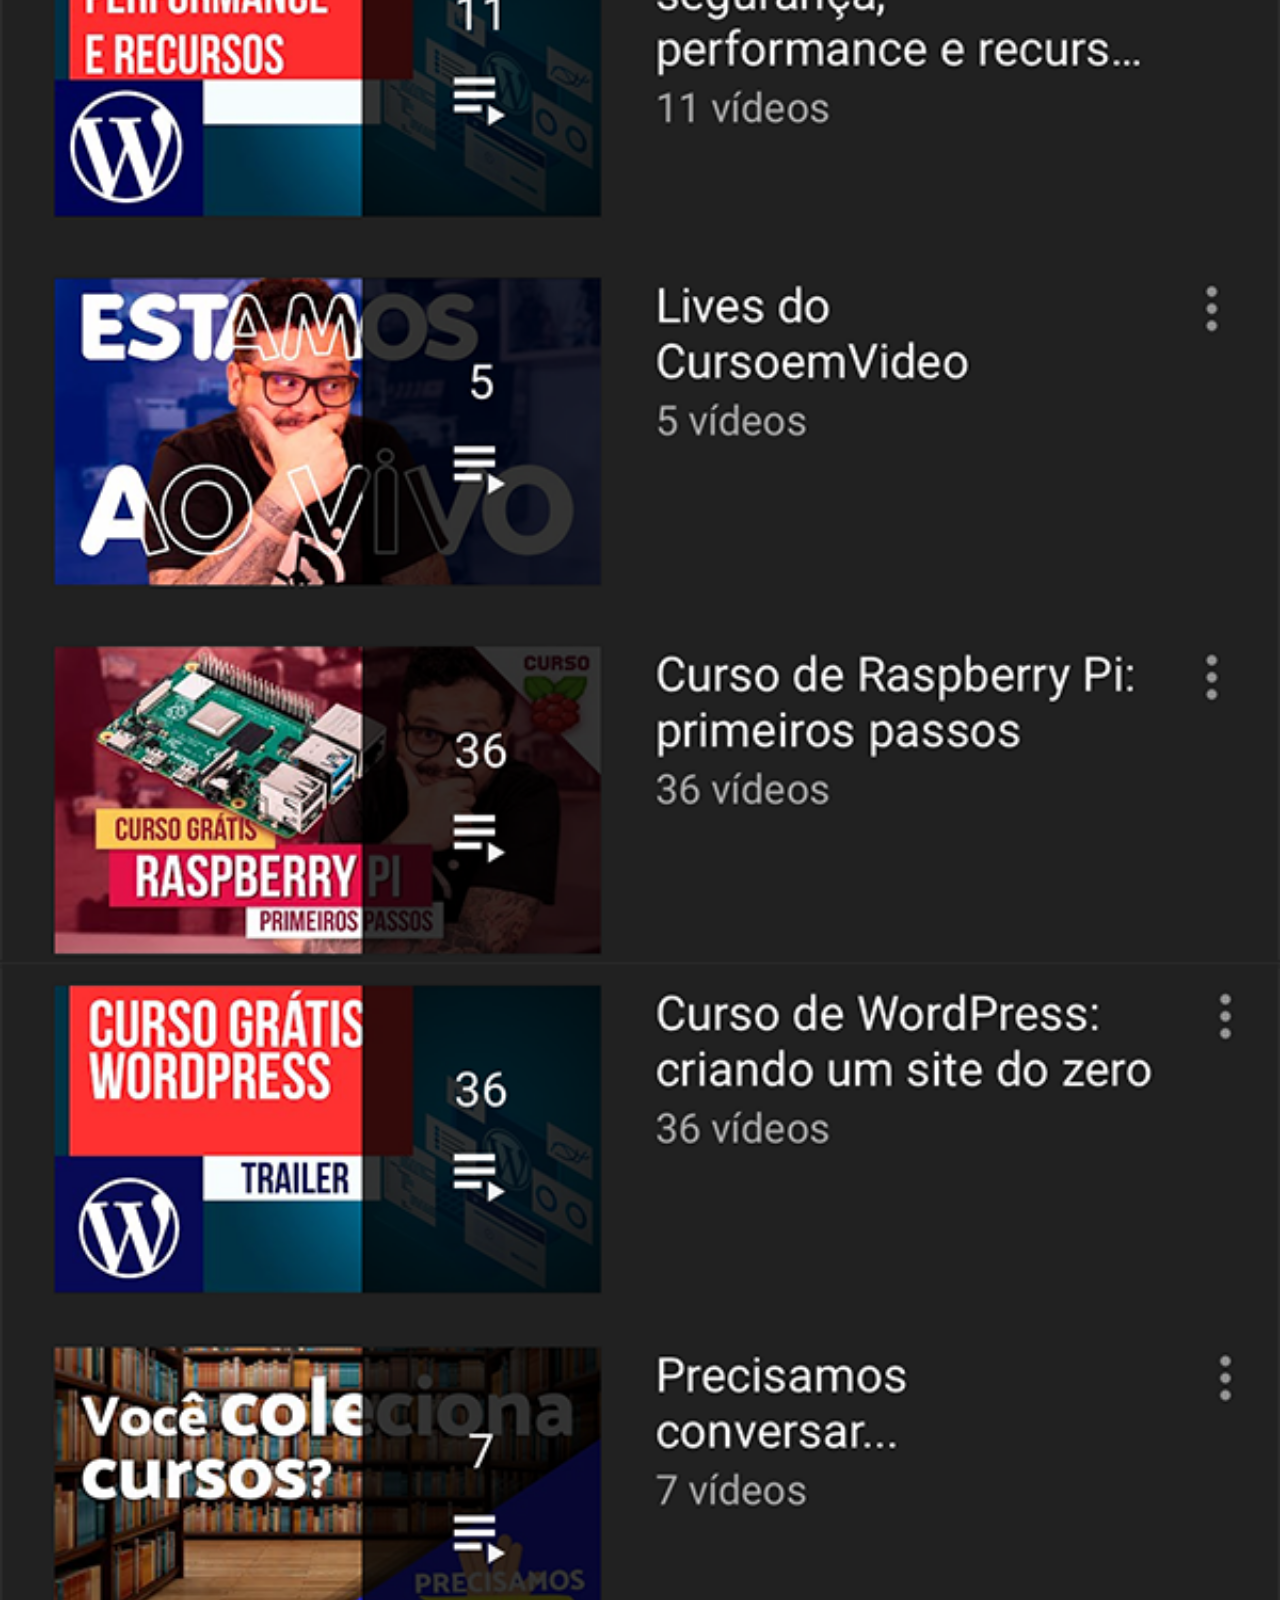
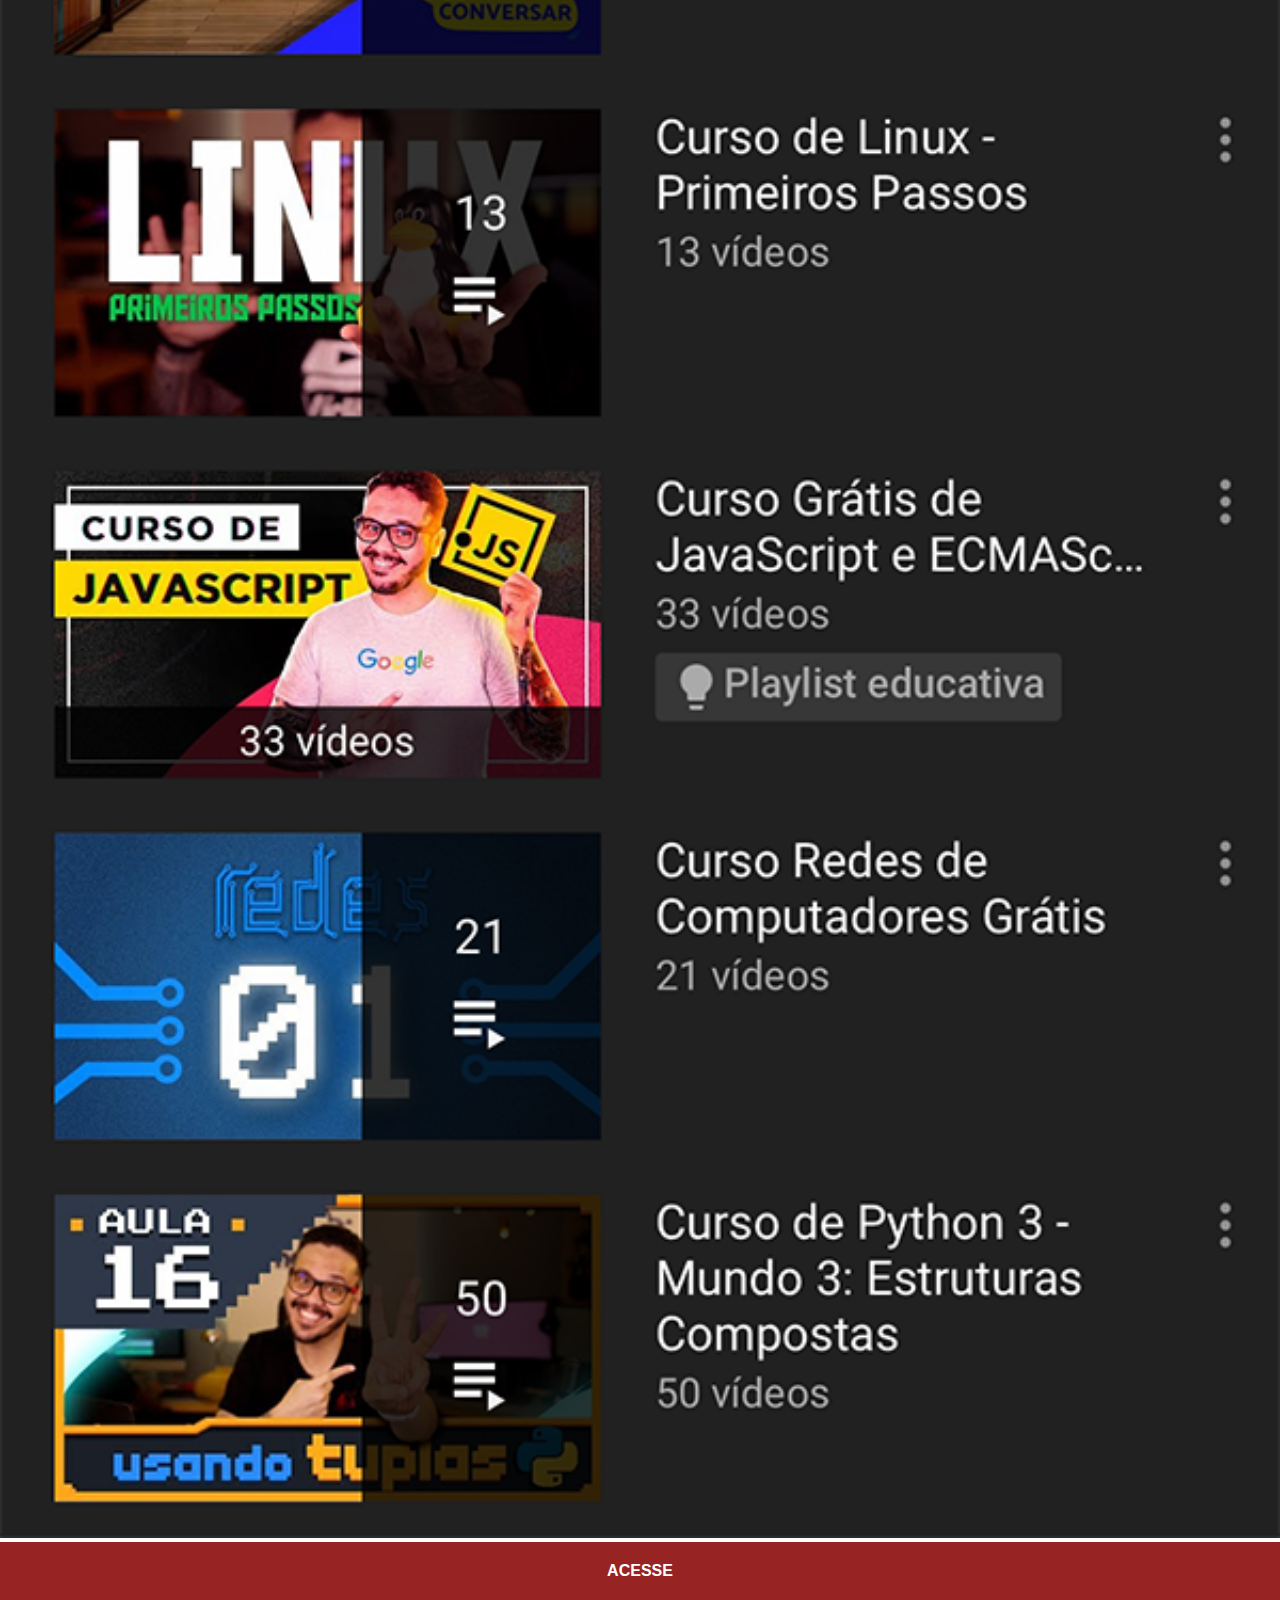
<file: youtube.html>
<!DOCTYPE html>
<html lang="en">
<head>
    <meta charset="UTF-8">
    <meta http-equiv="X-UA-Compatible" content="IE=edge">
    <meta name="viewport" content="width=device-width, initial-scale=1.0">
    <link rel="stylesheet" href="estilos/social.css">
    <title>Youtube</title>
    
</head>
<body>
        <img src="imagens/tela-youtube.png" alt="Youtube">

        <a href="https://www.youtube.com/watch?v=j4QBSQF-owQ" target="_blank">ACESSE</a>

</body>
</html>
</file>
<file: estilos/style.css>
* {
    margin: 0px;
    padding:0px;
    font-family: Arial, Helvetica, sans-serif;
}

html, body {
    height:100vh;
    width: 100vw;
    background-color: black;
}

body {
    background-image: url(../imagens/fundo-madeira.jpg);
    background-position: top center;
    background-repeat: no-repeat;
    background-size: cover;
    background-attachment: fixed;
}

main { 
    position: relative;
    height: 100vh;
}


section#iphone {
    position: absolute;
    top:50%;
    left:50%;
    transform: translate(-50%, -50%);
    height: 627px;
    width: 311px;
    background-image: url(../imagens/frame-iphone.png);
    background-repeat: no-repeat;  
}

iframe#tela{
    position: relative;
    top: 80px;
    left: 22px;
    height: 471px;
    width: 269px;
    background-repeat: no-repeat;
    background-position: center;
}
 
section#redes {
    text-align: right;
}

section#redes>a>img{
    border-radius: 50%;
    box-shadow: 2px 2px 3px black;
    height: 50px;
    margin: 10px;
    box-sizing: border-box;
}

section#redes>a>img:hover{
    border: 2px solid rgba(255, 255, 255, 0.45);
    transform: translate(-3px, -3px);
    box-shadow: 5px 5px 10px rgba(0, 0, 0, 0.652);
    transition: transform 0.5s, border 2s;
    
}
</file>
<file: estilos/social.css>
*{
    margin:0px;
    padding:0px;
    font-family: Arial, Helvetica, sans-serif;
    
}

::-webkit-scrollbar {
    width:0px;
    height:0px;
}

img{
width:100vw;
}

a {
display:block;
background-color: rgb(152, 35, 35);
color: white;
font-weight: bold;
text-align: center;
text-decoration: none;
padding: 20px;


}

a:hover{
background-color: red;
text-decoration: none;
}
</file>
